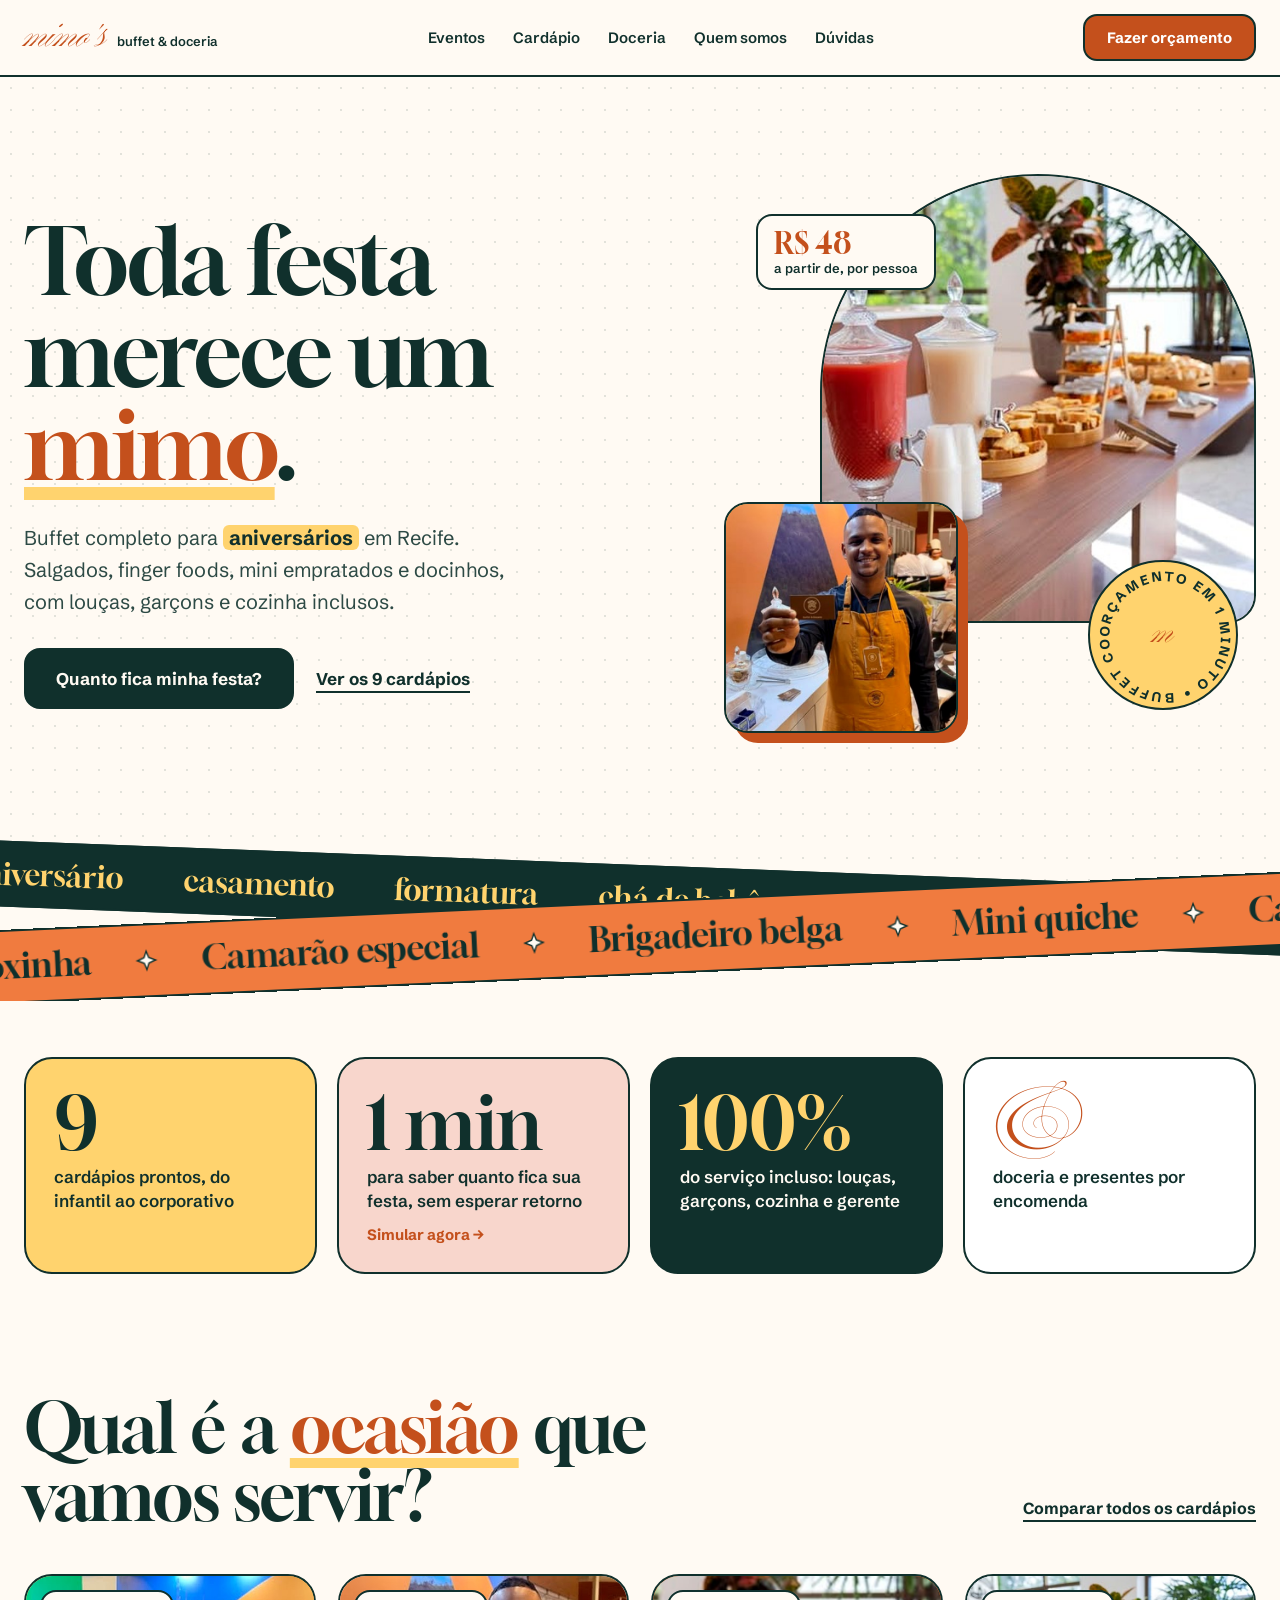
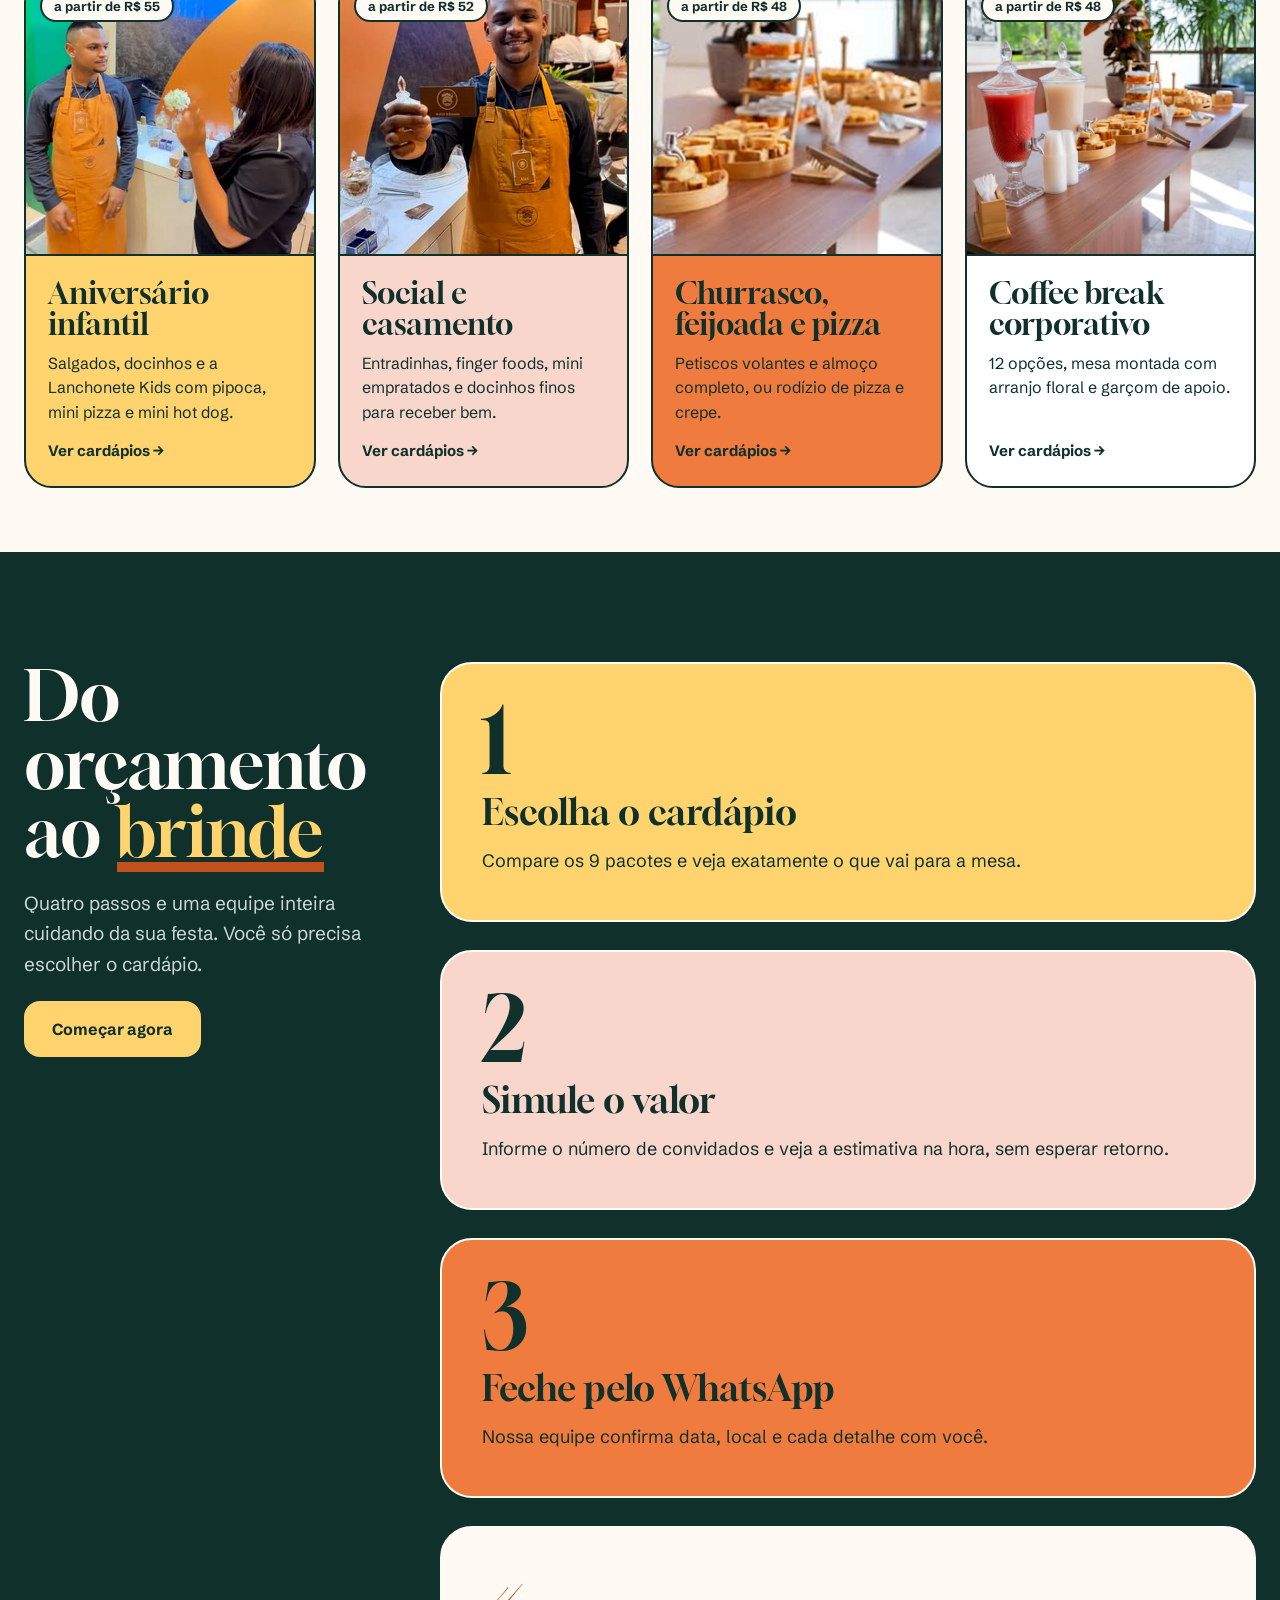
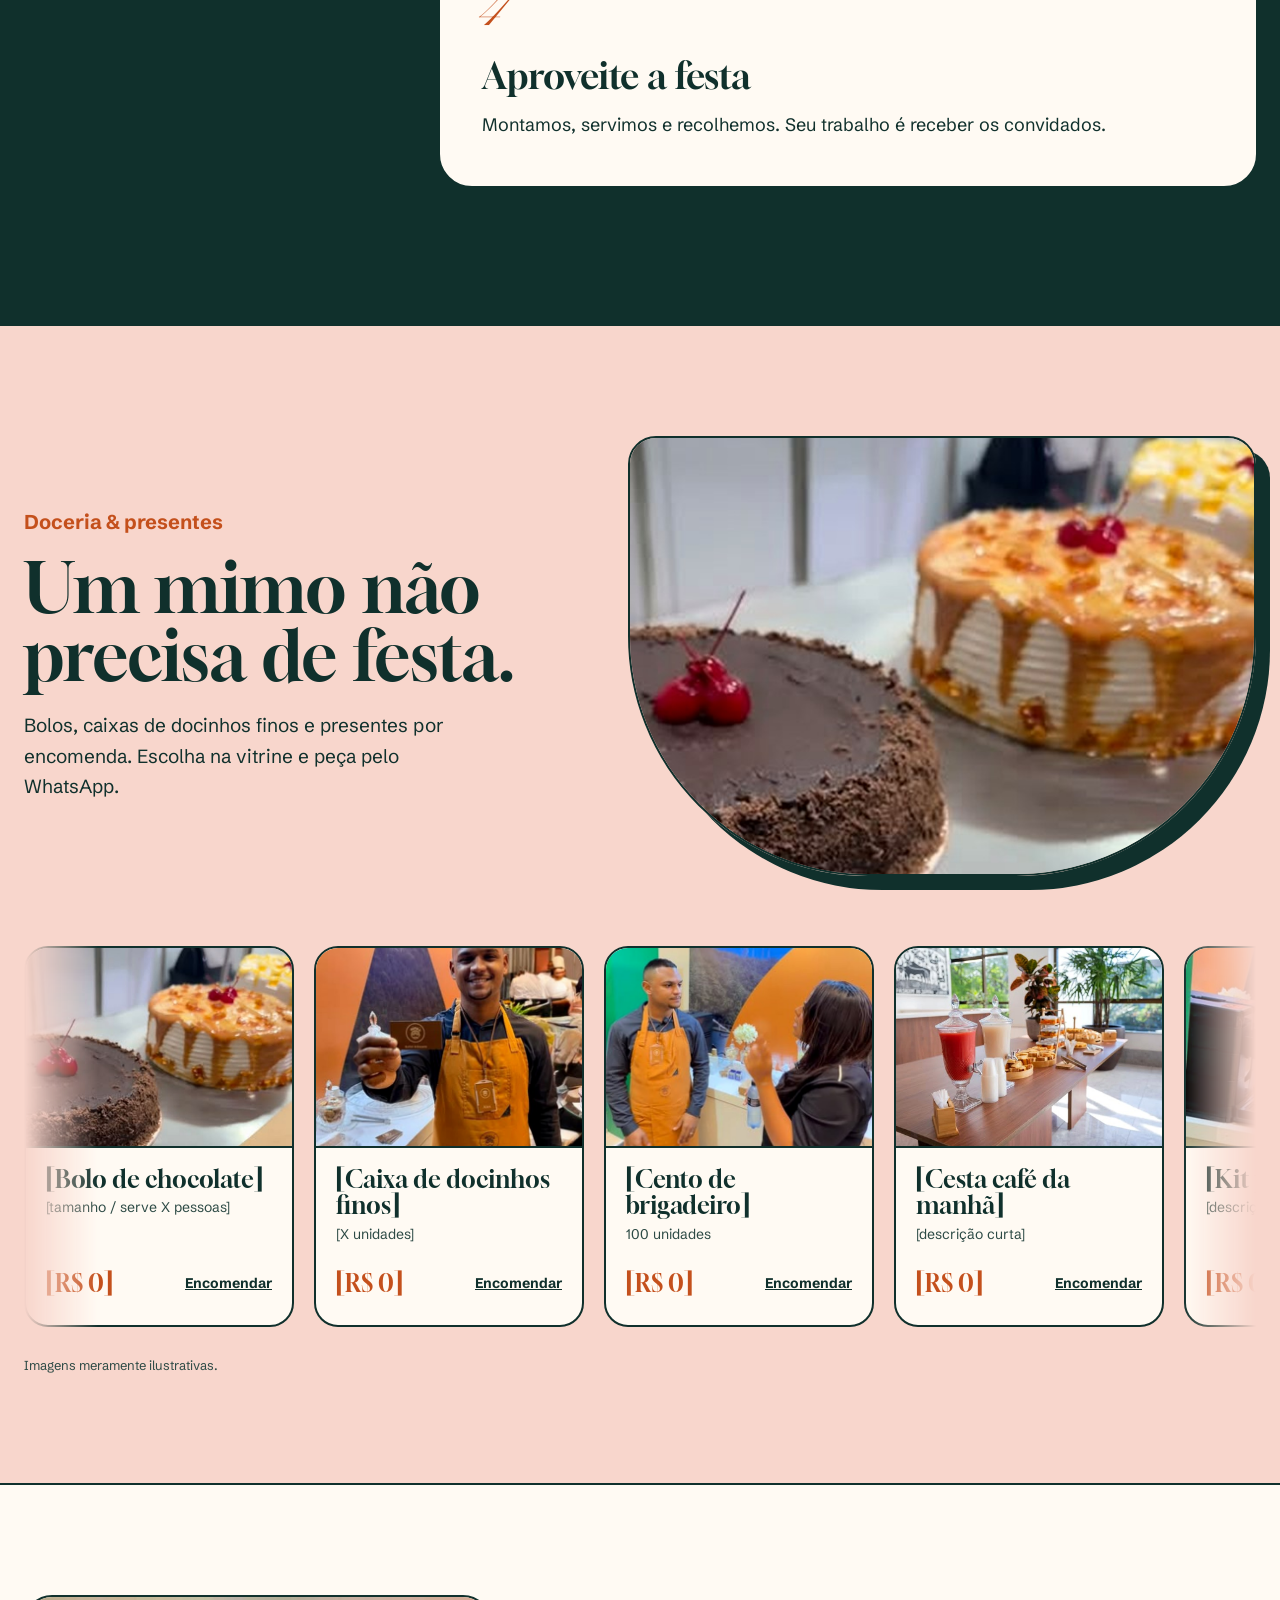
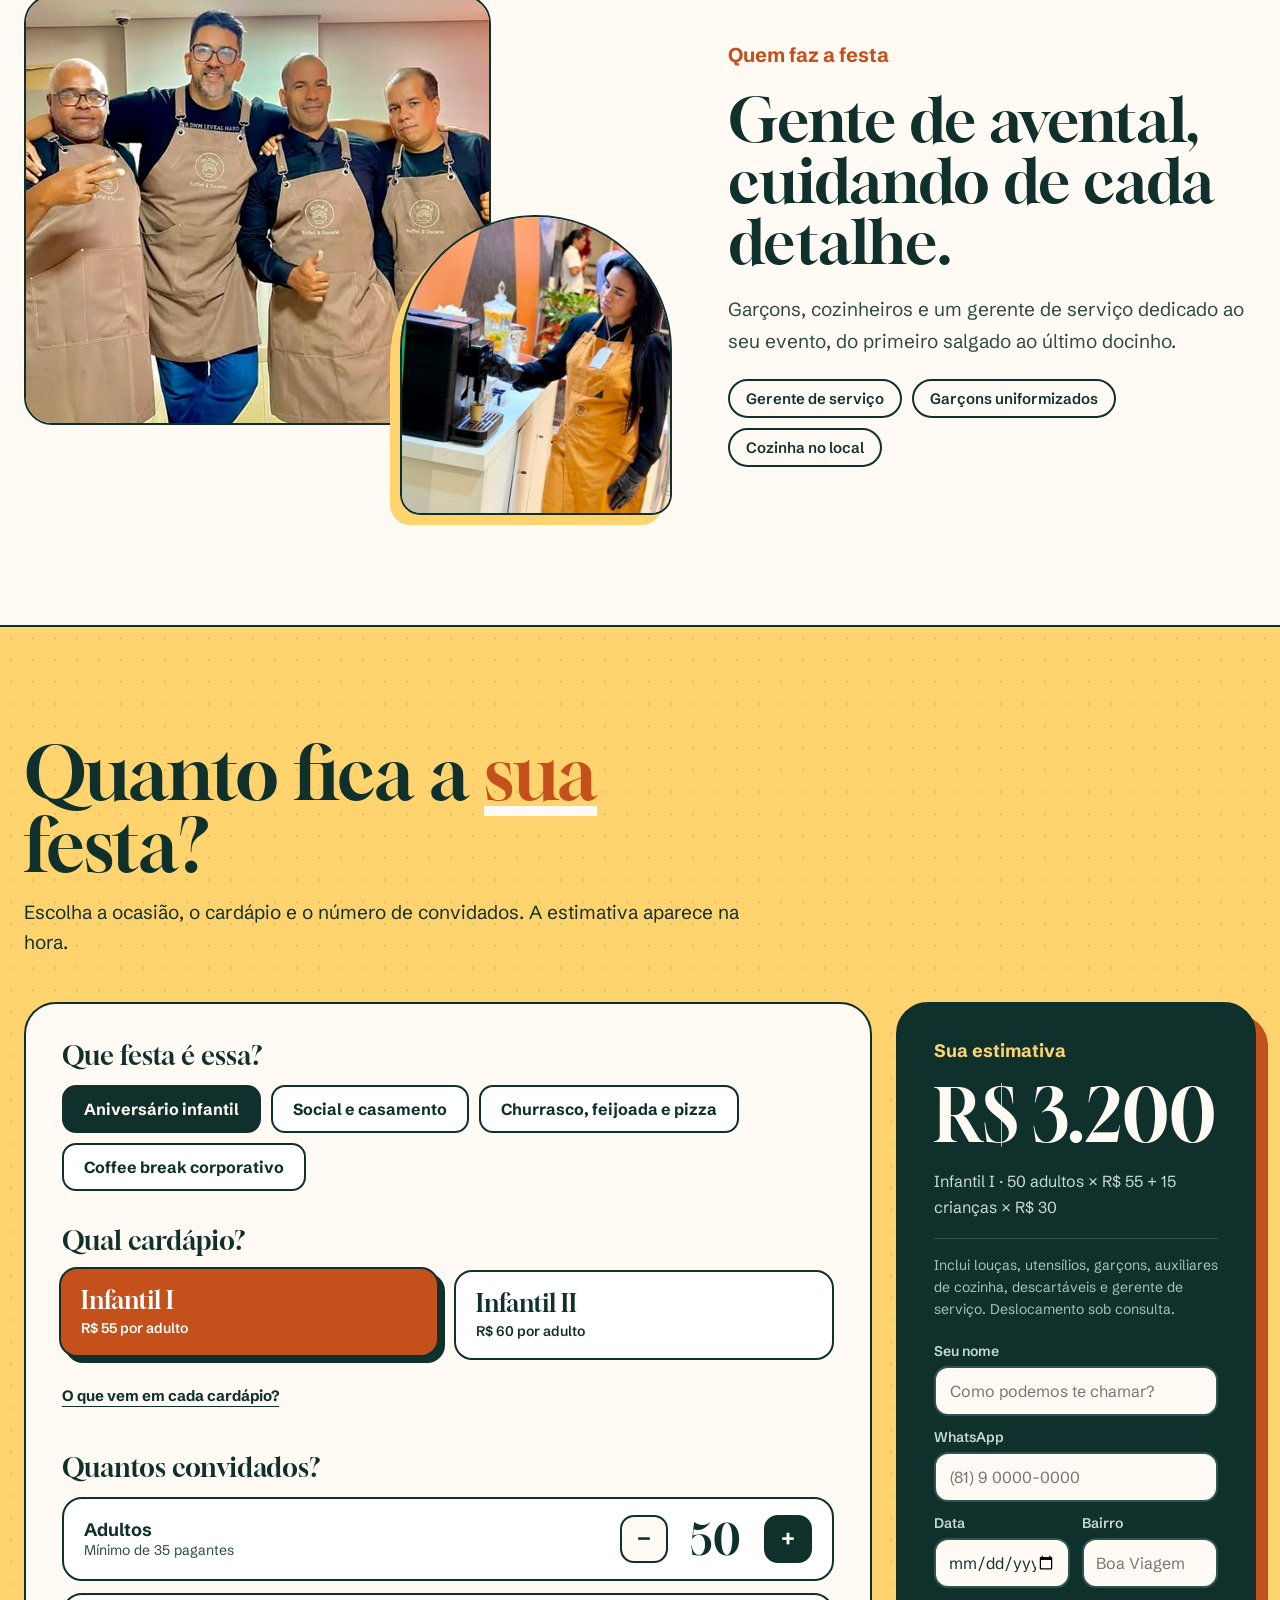
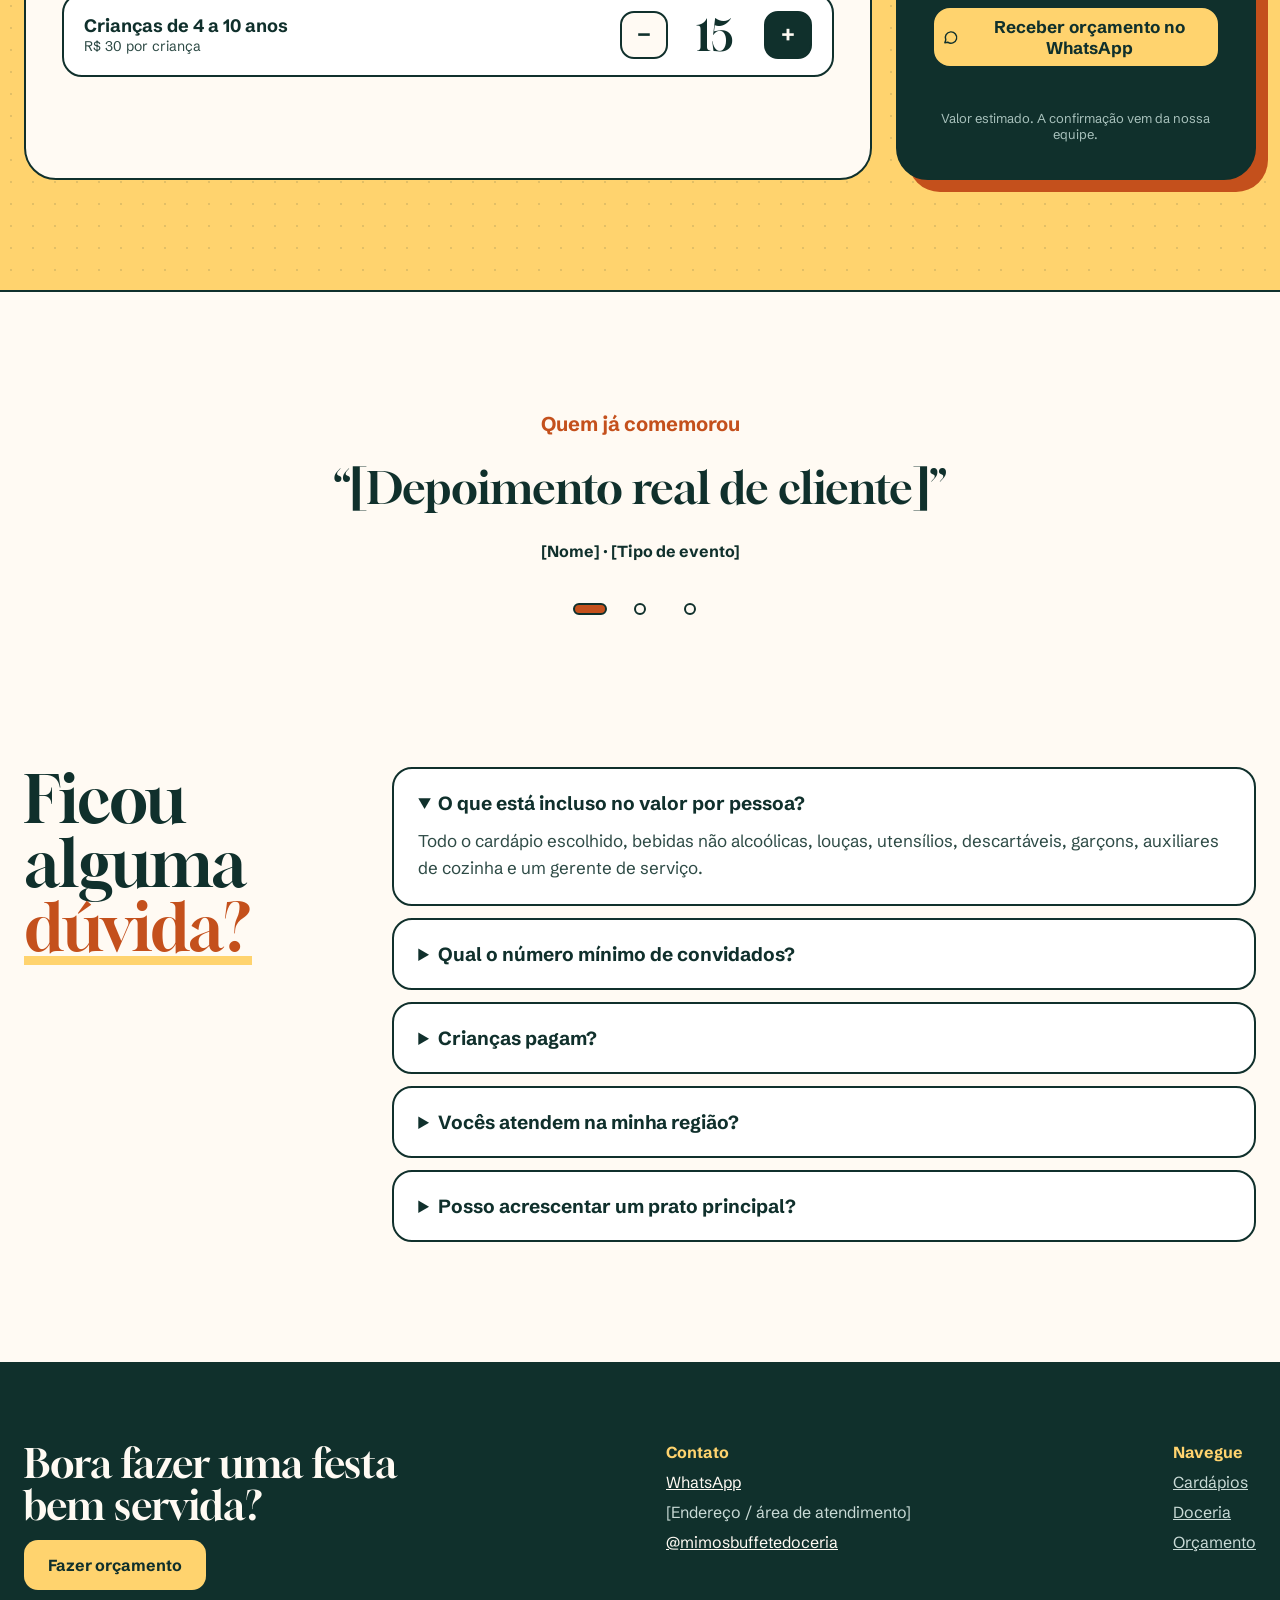
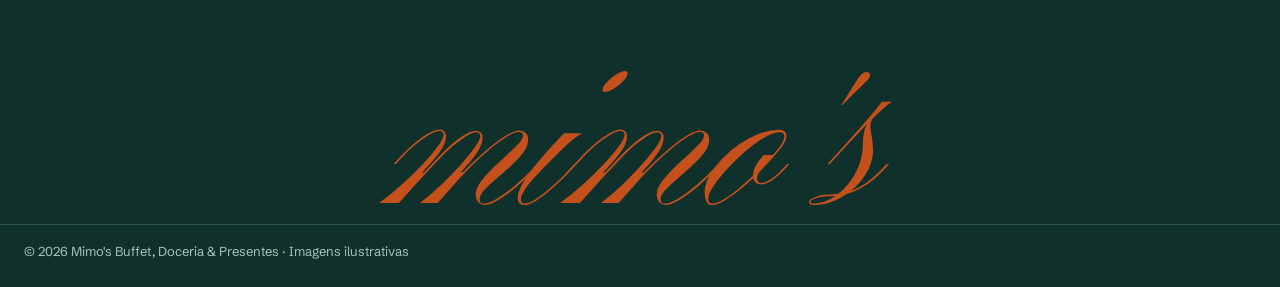
<file: index.html>
<!doctype html>
<html lang="pt-BR">
<head>
<meta charset="utf-8">
<meta name="viewport" content="width=device-width, initial-scale=1">
<title>Mimo's Buffet &amp; Doceria | Buffet completo para festas em Recife</title>
<meta name="description" content="Buffet completo para aniversários, casamentos, chás de bebê e eventos corporativos em Recife. 9 cardápios a partir de R$ 48 por pessoa, com louças, garçons e cozinha inclusos. Simule seu orçamento em 1 minuto.">
<meta property="og:title" content="Mimo's Buffet &amp; Doceria">
<meta property="og:description" content="Buffet completo para festas em Recife. Simule seu orçamento em 1 minuto.">
<meta property="og:image" content="img/mesa.jpg">
<meta property="og:type" content="website">
<meta name="theme-color" content="#10302C">
<link rel="preconnect" href="https://fonts.googleapis.com">
<link rel="preconnect" href="https://fonts.gstatic.com" crossorigin>
<link href="https://fonts.googleapis.com/css2?family=Gloock&amp;family=Ballet:opsz@16..72&amp;family=Schibsted+Grotesk:wght@400;500;600;700&amp;display=swap" rel="stylesheet">
<link rel="stylesheet" href="assets/site.css">
</head>
<body>
<div style="width: 100%; overflow-x: clip">

<header style="position: sticky; top: 0; z-index: 20; background: #FFFAF3; border-bottom: 2px solid #10302C">
<div class="m-hdr" style="max-width: 1280px; margin: 0 auto; padding: 14px 24px; display: flex; flex-wrap: wrap; align-items: center; justify-content: space-between; gap: 16px">
<a href="#topo" aria-label="Mimo's — início" style="text-decoration: none; display: flex; align-items: baseline; gap: 10px">
<span style="font-family: 'Ballet', cursive; font-size: 44px; line-height: 1; color: #C4501C">mimo's</span>
<span class="m-hide" style="font-size: 13px; font-weight: 600; color: #10302C">buffet &amp; doceria</span>
</a>
<nav class="m-hide" aria-label="Principal" style="display: flex; flex-wrap: wrap; gap: 28px; font-size: 15px; font-weight: 600">
<a href="#eventos" style="color: #10302C; text-decoration: none">Eventos</a>
<a href="cardapio.html" style="color: #10302C; text-decoration: none">Cardápio</a>
<a href="#doceria" style="color: #10302C; text-decoration: none">Doceria</a>
<a href="#equipe" style="color: #10302C; text-decoration: none">Quem somos</a>
<a href="#duvidas" style="color: #10302C; text-decoration: none">Dúvidas</a>
</nav>
<a class="btn" href="#orcamento" style="background: #C4501C; color: #FFFFFF; text-decoration: none; font-weight: 700; font-size: 15px; padding: 12px 22px; border: 2px solid #10302C; border-radius: 14px; min-height: 46px; display: inline-flex; align-items: center">Fazer orçamento</a>
</div>
</header>

<main>
<section id="topo" class="dots" style="position: relative; overflow: hidden">
<div class="m-hero" style="max-width: 1280px; margin: 0 auto; padding: clamp(32px, 7vh, 72px) 24px clamp(84px, 13vh, 120px); min-height: calc(100svh - 76px); display: flex; flex-wrap: wrap; gap: 48px; align-items: center; align-content: center">
<div style="flex: 1 1 560px; min-width: 0; display: flex; flex-direction: column; gap: 30px">
<h1 class="rise" style="margin: 0; font-family: 'Gloock', serif; font-weight: 400; font-size: clamp(48px, min(7.2vw, 10.5vh), 96px); line-height: 1; letter-spacing: -0.02em">Toda festa merece um <span style="color: #C4501C; text-decoration: underline; text-decoration-color: #FFD36E; text-decoration-thickness: 0.14em; text-underline-offset: 0.08em; text-decoration-skip-ink: none">mimo</span>.
</h1>
<p class="rise d1" style="margin: 0; font-size: 20px; line-height: 1.6; color: #2D4A45; max-width: 520px">Buffet completo para <span class="word" id="word">aniversários</span> em Recife. Salgados, finger foods, mini empratados e docinhos, com louças, garçons e cozinha inclusos.</p>
<div class="rise d2" style="display: flex; flex-wrap: wrap; gap: 14px; align-items: center">
<a class="btn" href="#orcamento" style="background: #10302C; color: #FFFAF3; text-decoration: none; font-weight: 700; font-size: 17px; padding: 18px 30px; border: 2px solid #10302C; border-radius: 16px; min-height: 56px; display: inline-flex; align-items: center">Quanto fica minha festa?</a>
<a href="cardapio.html" style="color: #10302C; font-weight: 700; font-size: 17px; text-decoration-thickness: 2px; text-underline-offset: 6px; min-height: 44px; display: inline-flex; align-items: center; padding: 0 8px">Ver os 9 cardápios</a>
</div>
</div>

<div class="rise d2 m-hvis" style="flex: 1 1 440px; min-width: 0; position: relative; height: clamp(420px, 64vh, 600px)">
<div class="px m-arch" style="position: absolute; right: 0; top: 0; width: 82%; height: 78%; border-radius: 220px 220px 28px 28px; overflow: hidden; border: 2px solid #10302C; background: #F8D6CC">
<img class="slide on" src="img/mesa.jpg" alt="Mesa de coffee break montada pelo Mimo's">
<img class="slide" src="img/bolos.jpg" alt="Bolos da doceria Mimo's" loading="lazy">
<img class="slide" src="img/petiscos.jpg" alt="Mesa com petiscos e bolos fatiados" loading="lazy">
<img class="slide" src="img/atendimento.jpg" alt="Equipe servindo doces em evento" loading="lazy" style="object-position: 50% 18%">
</div>
<div class="pxs m-small" style="position: absolute; left: 0; bottom: 3%; width: 44%; height: 40%; border-radius: 24px; overflow: hidden; border: 2px solid #10302C; box-shadow: 10px 10px 0 #C4501C; background: #FFD36E">
<img src="img/servico.jpg" alt="Garçom do Mimo's apresentando um doce" style="width: 100%; height: 100%; object-fit: cover; display: block">
</div>
<div class="m-badge" style="position: absolute; right: 18px; bottom: 40px; width: 150px; height: 150px; background: #FFD36E; border: 2px solid #10302C; border-radius: 999px; display: flex; align-items: center; justify-content: center">
<svg class="spin" aria-hidden="true" width="150" height="150" viewBox="0 0 150 150" style="position: absolute; inset: 0"><defs><path id="circ" d="M75,75 m-56,0 a56,56 0 1,1 112,0 a56,56 0 1,1 -112,0"/></defs><text font-family="Schibsted Grotesk, sans-serif" font-size="13.5" font-weight="700" letter-spacing="2.4" fill="#10302C"><textPath href="#circ">ORÇAMENTO EM 1 MINUTO • BUFFET COMPLETO • </textPath></text></svg>
<span style="font-family: 'Ballet', cursive; font-size: 40px; color: #C4501C; position: relative">m</span>
</div>
<div class="float m-float" style="position: absolute; left: 6%; top: 40px; background: #FFFAF3; border: 2px solid #10302C; border-radius: 16px; padding: 12px 16px; display: flex; flex-direction: column; gap: 2px">
<span style="font-family: 'Gloock', serif; font-size: 30px; line-height: 1; color: #C4501C">R$ 48</span>
<span style="font-size: 13px; font-weight: 600">a partir de, por pessoa</span>
</div>
</div>
</div>
</section>

<div aria-hidden="true" style="position: relative; height: 170px; margin-top: -70px; overflow: hidden">
<div style="position: absolute; left: -5%; right: -5%; top: 34px; background: #10302C; transform: rotate(2.2deg); padding: 16px 0; border-top: 2px solid #10302C; border-bottom: 2px solid #10302C">
<div class="mqr" id="ribbonB"></div>
</div>
<div style="position: absolute; left: -5%; right: -5%; top: 70px; background: #F07B3F; transform: rotate(-2.6deg); padding: 18px 0; border-top: 2px solid #10302C; border-bottom: 2px solid #10302C">
<div class="mq" id="ribbonA"></div>
</div>
</div>

<section aria-label="Destaques" style="max-width: 1280px; margin: 0 auto; padding: 56px 24px 24px">
<div style="display: grid; grid-template-columns: repeat(auto-fit, minmax(230px, 1fr)); gap: 20px">
<div class="rv m-numcard" style="background: #FFD36E; border: 2px solid #10302C; border-radius: 28px; padding: 28px; display: flex; flex-direction: column; gap: 6px"><span style="font-family: 'Gloock', serif; font-size: clamp(44px, 6vw, 72px); line-height: 1">9</span><span style="font-size: 17px; font-weight: 600; line-height: 1.4">cardápios prontos, do infantil ao corporativo</span></div>
<a class="rv card m-numcard" href="#orcamento" style="text-decoration: none; color: #10302C; background: #F8D6CC; border: 2px solid #10302C; border-radius: 28px; padding: 28px; display: flex; flex-direction: column; gap: 6px"><span style="font-family: 'Gloock', serif; font-size: clamp(44px, 6vw, 72px); line-height: 1">1 min</span><span style="font-size: 17px; font-weight: 600; line-height: 1.4">para saber quanto fica sua festa, sem esperar retorno</span><span style="font-size: 15px; font-weight: 700; color: #C4501C; margin-top: 6px">Simular agora →</span></a>
<div class="rv m-numcard" style="background: #10302C; color: #FFFAF3; border: 2px solid #10302C; border-radius: 28px; padding: 28px; display: flex; flex-direction: column; gap: 6px"><span style="font-family: 'Gloock', serif; font-size: clamp(44px, 6vw, 72px); line-height: 1; color: #FFD36E">100%</span><span style="font-size: 17px; font-weight: 600; line-height: 1.4">do serviço incluso: louças, garçons, cozinha e gerente</span></div>
<div class="rv m-numcard" style="background: #FFFFFF; border: 2px solid #10302C; border-radius: 28px; padding: 28px; display: flex; flex-direction: column; gap: 6px"><span style="font-family: 'Ballet', cursive; font-size: clamp(44px, 6vw, 72px); line-height: 1; color: #C4501C">&amp;</span><span style="font-size: 17px; font-weight: 600; line-height: 1.4">doceria e presentes por encomenda</span></div>
</div>
</section>

<section id="eventos" class="m-sec" style="max-width: 1280px; margin: 0 auto; padding: 96px 24px 64px">
<div class="rv m-mb" style="display: flex; flex-wrap: wrap; justify-content: space-between; align-items: flex-end; gap: 24px; margin-bottom: 44px">
<h2 style="margin: 0; font-family: 'Gloock', serif; font-weight: 400; font-size: clamp(40px, 6vw, 68px); line-height: 1; letter-spacing: -0.015em; max-width: 760px">Qual é a <span style="color: #C4501C; text-decoration: underline; text-decoration-color: #FFD36E; text-decoration-thickness: 0.14em; text-underline-offset: 0.08em; text-decoration-skip-ink: none">ocasião</span> que vamos servir?</h2>
<a href="cardapio.html" style="color: #10302C; font-weight: 700; font-size: 16px; text-underline-offset: 6px; text-decoration-thickness: 2px; min-height: 44px; display: inline-flex; align-items: center">Comparar todos os cardápios</a>
</div>
<div style="display: grid; grid-template-columns: repeat(auto-fit, minmax(min(100%, 270px), 1fr)); gap: 22px">
<a class="card rv" href="cardapio.html#infantil" style="text-decoration: none; color: #10302C; background: #FFD36E; border: 2px solid #10302C; border-radius: 28px; overflow: hidden; display: flex; flex-direction: column">
<div style="height: 280px; overflow: hidden; border-bottom: 2px solid #10302C; position: relative"><img src="img/atendimento.jpg" alt="Equipe servindo doces" loading="lazy" style="width: 100%; height: 100%; object-fit: cover; display: block"><span style="position: absolute; left: 14px; top: 14px; background: #FFFAF3; border: 2px solid #10302C; border-radius: 999px; padding: 6px 12px; font-size: 13px; font-weight: 700">a partir de R$ 55</span></div>
<div style="padding: 22px 22px 26px; display: flex; flex-direction: column; gap: 10px; flex-grow: 1"><h3 style="margin: 0; font-family: 'Gloock', serif; font-weight: 400; font-size: 30px; line-height: 1.05">Aniversário infantil</h3><p style="margin: 0; font-size: 16px; line-height: 1.55; flex-grow: 1">Salgados, docinhos e a Lanchonete Kids com pipoca, mini pizza e mini hot dog.</p><span style="font-weight: 700; font-size: 15px; margin-top: 6px">Ver cardápios →</span></div>
</a>
<a class="card rv" href="cardapio.html#social" style="text-decoration: none; color: #10302C; background: #F8D6CC; border: 2px solid #10302C; border-radius: 28px; overflow: hidden; display: flex; flex-direction: column">
<div style="height: 280px; overflow: hidden; border-bottom: 2px solid #10302C; position: relative"><img src="img/servico.jpg" alt="Garçom apresentando doce fino" loading="lazy" style="width: 100%; height: 100%; object-fit: cover; display: block"><span style="position: absolute; left: 14px; top: 14px; background: #FFFAF3; border: 2px solid #10302C; border-radius: 999px; padding: 6px 12px; font-size: 13px; font-weight: 700">a partir de R$ 52</span></div>
<div style="padding: 22px 22px 26px; display: flex; flex-direction: column; gap: 10px; flex-grow: 1"><h3 style="margin: 0; font-family: 'Gloock', serif; font-weight: 400; font-size: 30px; line-height: 1.05">Social e casamento</h3><p style="margin: 0; font-size: 16px; line-height: 1.55; flex-grow: 1">Entradinhas, finger foods, mini empratados e docinhos finos para receber bem.</p><span style="font-weight: 700; font-size: 15px; margin-top: 6px">Ver cardápios →</span></div>
</a>
<a class="card rv" href="cardapio.html#tematico" style="text-decoration: none; color: #10302C; background: #F07B3F; border: 2px solid #10302C; border-radius: 28px; overflow: hidden; display: flex; flex-direction: column">
<div style="height: 280px; overflow: hidden; border-bottom: 2px solid #10302C; position: relative"><img src="img/petiscos.jpg" alt="Mesa de petiscos montada" loading="lazy" style="width: 100%; height: 100%; object-fit: cover; display: block"><span style="position: absolute; left: 14px; top: 14px; background: #FFFAF3; border: 2px solid #10302C; border-radius: 999px; padding: 6px 12px; font-size: 13px; font-weight: 700">a partir de R$ 48</span></div>
<div style="padding: 22px 22px 26px; display: flex; flex-direction: column; gap: 10px; flex-grow: 1"><h3 style="margin: 0; font-family: 'Gloock', serif; font-weight: 400; font-size: 30px; line-height: 1.05">Churrasco, feijoada e pizza</h3><p style="margin: 0; font-size: 16px; line-height: 1.55; flex-grow: 1">Petiscos volantes e almoço completo, ou rodízio de pizza e crepe.</p><span style="font-weight: 700; font-size: 15px; margin-top: 6px">Ver cardápios →</span></div>
</a>
<a class="card rv" href="cardapio.html#corporativo" style="text-decoration: none; color: #10302C; background: #FFFFFF; border: 2px solid #10302C; border-radius: 28px; overflow: hidden; display: flex; flex-direction: column">
<div style="height: 280px; overflow: hidden; border-bottom: 2px solid #10302C; position: relative"><img src="img/mesa.jpg" alt="Mesa de coffee break" loading="lazy" style="width: 100%; height: 100%; object-fit: cover; display: block"><span style="position: absolute; left: 14px; top: 14px; background: #FFFAF3; border: 2px solid #10302C; border-radius: 999px; padding: 6px 12px; font-size: 13px; font-weight: 700">a partir de R$ 48</span></div>
<div style="padding: 22px 22px 26px; display: flex; flex-direction: column; gap: 10px; flex-grow: 1"><h3 style="margin: 0; font-family: 'Gloock', serif; font-weight: 400; font-size: 30px; line-height: 1.05">Coffee break corporativo</h3><p style="margin: 0; font-size: 16px; line-height: 1.55; flex-grow: 1">12 opções, mesa montada com arranjo floral e garçom de apoio.</p><span style="font-weight: 700; font-size: 15px; margin-top: 6px">Ver cardápios →</span></div>
</a>
</div>
</section>

<section id="como-funciona" style="background: #10302C; color: #FFFAF3">
<div class="m-sec" style="max-width: 1280px; margin: 0 auto; padding: 110px 24px 140px; display: flex; flex-wrap: wrap; gap: 56px; align-items: flex-start">
<div class="m-stickyoff" style="flex: 1 1 360px; min-width: 0; position: sticky; top: 120px; display: flex; flex-direction: column; gap: 22px">
<h2 style="margin: 0; font-family: 'Gloock', serif; font-weight: 400; font-size: clamp(40px, 6vw, 68px); line-height: 1">Do orçamento ao <span style="color: #FFD36E; text-decoration: underline; text-decoration-color: #C4501C; text-decoration-thickness: 0.14em; text-underline-offset: 0.08em; text-decoration-skip-ink: none">brinde</span></h2>
<p style="margin: 0; font-size: 19px; line-height: 1.6; color: #C9DAD6; max-width: 420px">Quatro passos e uma equipe inteira cuidando da sua festa. Você só precisa escolher o cardápio.</p>
<a class="btn" href="#orcamento" style="align-self: flex-start; background: #FFD36E; color: #10302C; text-decoration: none; font-weight: 700; font-size: 16px; padding: 16px 26px; border: 2px solid #FFD36E; border-radius: 16px; min-height: 52px; display: inline-flex; align-items: center">Começar agora</a>
</div>
<ol class="m-steps" style="flex: 999 1 520px; min-width: 0; list-style: none; margin: 0; padding: 0; display: flex; flex-direction: column; gap: 28px">
<li style="position: sticky; top: 110px; background: #FFD36E; color: #10302C; border: 2px solid #FFFAF3; border-radius: 32px; padding: 40px; min-height: 260px; display: flex; flex-direction: column; gap: 14px"><span style="font-family: 'Gloock', serif; font-size: 90px; line-height: 0.8">1</span><strong style="font-family: 'Gloock', serif; font-weight: 400; font-size: 36px">Escolha o cardápio</strong><span style="font-size: 18px; line-height: 1.55">Compare os 9 pacotes e veja exatamente o que vai para a mesa.</span></li>
<li style="position: sticky; top: 140px; background: #F8D6CC; color: #10302C; border: 2px solid #FFFAF3; border-radius: 32px; padding: 40px; min-height: 260px; display: flex; flex-direction: column; gap: 14px"><span style="font-family: 'Gloock', serif; font-size: 90px; line-height: 0.8">2</span><strong style="font-family: 'Gloock', serif; font-weight: 400; font-size: 36px">Simule o valor</strong><span style="font-size: 18px; line-height: 1.55">Informe o número de convidados e veja a estimativa na hora, sem esperar retorno.</span></li>
<li style="position: sticky; top: 170px; background: #F07B3F; color: #10302C; border: 2px solid #FFFAF3; border-radius: 32px; padding: 40px; min-height: 260px; display: flex; flex-direction: column; gap: 14px"><span style="font-family: 'Gloock', serif; font-size: 90px; line-height: 0.8">3</span><strong style="font-family: 'Gloock', serif; font-weight: 400; font-size: 36px">Feche pelo WhatsApp</strong><span style="font-size: 18px; line-height: 1.55">Nossa equipe confirma data, local e cada detalhe com você.</span></li>
<li style="position: sticky; top: 200px; background: #FFFAF3; color: #10302C; border: 2px solid #FFFAF3; border-radius: 32px; padding: 40px; min-height: 260px; display: flex; flex-direction: column; gap: 14px"><span style="font-family: 'Ballet', cursive; font-size: 90px; line-height: 0.8; color: #C4501C">4</span><strong style="font-family: 'Gloock', serif; font-weight: 400; font-size: 36px">Aproveite a festa</strong><span style="font-size: 18px; line-height: 1.55">Montamos, servimos e recolhemos. Seu trabalho é receber os convidados.</span></li>
</ol>
</div>
</section>

<section id="doceria" style="background: #F8D6CC; border-bottom: 2px solid #10302C">
<div class="m-sec" style="max-width: 1280px; margin: 0 auto; padding: 110px 24px">
<div class="m-mb" style="display: flex; flex-wrap: wrap; gap: 56px; align-items: center; margin-bottom: 56px">
<div class="rv" style="flex: 1 1 380px; min-width: 0; display: flex; flex-direction: column; gap: 20px">
<span style="font-size: 20px; font-weight: 700; line-height: 1.2; color: #C4501C">Doceria &amp; presentes</span>
<h2 style="margin: 0; font-family: 'Gloock', serif; font-weight: 400; font-size: clamp(40px, 6vw, 68px); line-height: 1">Um mimo não precisa de festa.</h2>
<p style="margin: 0; font-size: 19px; line-height: 1.6; max-width: 460px">Bolos, caixas de docinhos finos e presentes por encomenda. Escolha na vitrine e peça pelo WhatsApp.</p>
</div>
<div class="m-arch2" style="flex: 1 1 460px; min-width: 0; height: 440px; border-radius: 28px 28px 240px 240px; overflow: hidden; border: 2px solid #10302C; box-shadow: 14px 14px 0 #10302C">
<img class="grow" src="img/bolos.jpg" alt="Bolo de chocolate com cereja e bolo de doce de leite" loading="lazy" style="width: 100%; height: 100%; object-fit: cover; display: block">
</div>
</div>
<div class="slwrap" aria-label="Vitrine da doceria" style="padding: 14px 0 22px">
<div class="sl" id="sweets"></div>
</div>
<p style="margin: 8px 0 0; font-size: 13px; color: #2D4A45">Imagens meramente ilustrativas.</p>
</div>
</section>

<section id="equipe" class="m-sec" style="max-width: 1280px; margin: 0 auto; padding: 110px 24px">
<div style="display: flex; flex-wrap: wrap; gap: 56px; align-items: center">
<div class="m-vis2" style="flex: 1 1 520px; min-width: 0; position: relative; height: 520px">
<div class="px" style="position: absolute; left: 0; top: 0; width: 72%; height: 430px; border-radius: 28px; overflow: hidden; border: 2px solid #10302C"><img src="img/equipe.jpg" alt="Equipe do Mimo's de avental" loading="lazy" style="width: 100%; height: 100%; object-fit: cover; display: block"></div>
<div class="pxs" style="position: absolute; right: 0; bottom: 0; width: 42%; height: 300px; border-radius: 160px 160px 24px 24px; overflow: hidden; border: 2px solid #10302C; box-shadow: -10px 10px 0 #FFD36E"><img src="img/cafe.jpg" alt="Atendente preparando café" loading="lazy" style="width: 100%; height: 100%; object-fit: cover; display: block"></div>
</div>
<div class="rv" style="flex: 1 1 400px; min-width: 0; display: flex; flex-direction: column; gap: 22px">
<span style="font-size: 20px; font-weight: 700; line-height: 1.2; color: #C4501C">Quem faz a festa</span>
<h2 style="margin: 0; font-family: 'Gloock', serif; font-weight: 400; font-size: clamp(38px, 5vw, 60px); line-height: 1.02">Gente de avental, cuidando de cada detalhe.</h2>
<p style="margin: 0; font-size: 19px; line-height: 1.65; color: #2D4A45">Garçons, cozinheiros e um gerente de serviço dedicado ao seu evento, do primeiro salgado ao último docinho.</p>
<div style="display: flex; flex-wrap: wrap; gap: 10px">
<span style="border: 2px solid #10302C; border-radius: 999px; padding: 8px 16px; font-weight: 600; font-size: 15px">Gerente de serviço</span>
<span style="border: 2px solid #10302C; border-radius: 999px; padding: 8px 16px; font-weight: 600; font-size: 15px">Garçons uniformizados</span>
<span style="border: 2px solid #10302C; border-radius: 999px; padding: 8px 16px; font-weight: 600; font-size: 15px">Cozinha no local</span>
</div>
</div>
</div>
</section>

<section id="orcamento" class="dots" style="background-color: #FFD36E; border-top: 2px solid #10302C; border-bottom: 2px solid #10302C">
<div class="m-sec" style="max-width: 1280px; margin: 0 auto; padding: 110px 24px">
<div class="rv m-mb" style="display: flex; flex-direction: column; gap: 16px; margin-bottom: 44px; max-width: 760px">
<h2 style="margin: 0; font-family: 'Gloock', serif; font-weight: 400; font-size: clamp(44px, 6vw, 72px); line-height: 1">Quanto fica a <span style="color: #C4501C; text-decoration: underline; text-decoration-color: #FFFAF3; text-decoration-thickness: 0.14em; text-underline-offset: 0.08em; text-decoration-skip-ink: none">sua</span> festa?</h2>
<p style="margin: 0; font-size: 19px; line-height: 1.6">Escolha a ocasião, o cardápio e o número de convidados. A estimativa aparece na hora.</p>
</div>

<div style="display: flex; flex-wrap: wrap; gap: 24px; align-items: stretch">
<div class="m-box" style="flex: 999 1 560px; min-width: 0; background: #FFFAF3; border: 2px solid #10302C; border-radius: 32px; padding: 36px; display: flex; flex-direction: column; gap: 34px">
<fieldset style="border: 0; margin: 0; padding: 0; display: flex; flex-direction: column; gap: 12px">
<legend style="font-family: 'Gloock', serif; font-size: 26px; padding: 0; margin-bottom: 14px">Que festa é essa?</legend>
<div id="catChips" style="display: flex; flex-wrap: wrap; gap: 10px"></div>
</fieldset>
<fieldset style="border: 0; margin: 0; padding: 0; display: flex; flex-direction: column; gap: 14px">
<legend style="font-family: 'Gloock', serif; font-size: 26px; padding: 0; margin-bottom: 14px">Qual cardápio?</legend>
<div id="pkgChips" style="display: grid; grid-template-columns: repeat(auto-fit, minmax(170px, 1fr)); gap: 12px"></div>
<a href="cardapio.html" style="font-size: 15px; font-weight: 700; color: #10302C; text-underline-offset: 5px; align-self: flex-start; min-height: 44px; display: inline-flex; align-items: center">O que vem em cada cardápio?</a>
</fieldset>
<fieldset style="border: 0; margin: 0; padding: 0; display: flex; flex-direction: column; gap: 12px">
<legend style="font-family: 'Gloock', serif; font-size: 26px; padding: 0; margin-bottom: 14px">Quantos convidados?</legend>
<div style="display: flex; flex-wrap: wrap; justify-content: space-between; align-items: center; gap: 12px; padding: 16px 20px; background: #FFFFFF; border: 2px solid #10302C; border-radius: 20px">
<div><div style="font-size: 18px; font-weight: 700">Adultos</div><div style="font-size: 14px; color: #2D4A45">Mínimo de 35 pagantes</div></div>
<div style="display: flex; align-items: center; gap: 16px">
<button class="btn" type="button" aria-label="Menos 5 adultos" data-step="adults:-5" style="width: 48px; height: 48px; border-radius: 14px; border: 2px solid #10302C; background: #FFFAF3; font-size: 22px; font-weight: 700; color: #10302C; cursor: pointer">−</button>
<span id="adults" aria-live="polite" style="font-family: 'Gloock', serif; font-size: 42px; min-width: 64px; text-align: center; line-height: 1">50</span>
<button class="btn" type="button" aria-label="Mais 5 adultos" data-step="adults:5" style="width: 48px; height: 48px; border-radius: 14px; border: 2px solid #10302C; background: #10302C; font-size: 22px; font-weight: 700; color: #FFFAF3; cursor: pointer">+</button>
</div>
</div>
<div id="kidsRow" style="display: flex; flex-wrap: wrap; justify-content: space-between; align-items: center; gap: 12px; padding: 16px 20px; background: #FFFFFF; border: 2px solid #10302C; border-radius: 20px">
<div><div style="font-size: 18px; font-weight: 700">Crianças de 4 a 10 anos</div><div style="font-size: 14px; color: #2D4A45"><span id="kidPrice">R$ 30</span> por criança</div></div>
<div style="display: flex; align-items: center; gap: 16px">
<button class="btn" type="button" aria-label="Menos 1 criança" data-step="kids:-1" style="width: 48px; height: 48px; border-radius: 14px; border: 2px solid #10302C; background: #FFFAF3; font-size: 22px; font-weight: 700; color: #10302C; cursor: pointer">−</button>
<span id="kids" aria-live="polite" style="font-family: 'Gloock', serif; font-size: 42px; min-width: 64px; text-align: center; line-height: 1">15</span>
<button class="btn" type="button" aria-label="Mais 1 criança" data-step="kids:1" style="width: 48px; height: 48px; border-radius: 14px; border: 2px solid #10302C; background: #10302C; font-size: 22px; font-weight: 700; color: #FFFAF3; cursor: pointer">+</button>
</div>
</div>
</fieldset>
</div>

<aside class="m-box" style="flex: 1 1 360px; min-width: 0; background: #10302C; color: #FFFAF3; border: 2px solid #10302C; border-radius: 32px; padding: 36px; display: flex; flex-direction: column; gap: 18px; box-shadow: 12px 12px 0 #C4501C">
<span style="font-size: 18px; font-weight: 700; line-height: 1.2; color: #FFD36E">Sua estimativa</span>
<div id="total" aria-live="polite" style="font-family: 'Gloock', serif; font-size: clamp(44px, 6vw, 72px); line-height: 1">R$ 0</div>
<div id="summary" style="font-size: 16px; color: #C9DAD6; line-height: 1.6"></div>
<div style="font-size: 14px; color: #A9C2BD; line-height: 1.55; border-top: 1px solid #2F5550; padding-top: 16px">Inclui louças, utensílios, garçons, auxiliares de cozinha, descartáveis e gerente de serviço. Deslocamento sob consulta.</div>
<form id="leadForm" novalidate style="display: flex; flex-direction: column; gap: 12px; margin-top: 4px">
<label style="display: flex; flex-direction: column; gap: 6px; font-size: 14px; font-weight: 600; color: #C9DAD6">Seu nome<input name="nome" type="text" autocomplete="name" required placeholder="Como podemos te chamar?" style="height: 50px; border-radius: 14px; border: 2px solid #2F5550; background: #FFFAF3; padding: 0 14px; font-size: 16px; font-family: inherit; color: #10302C"></label>
<label style="display: flex; flex-direction: column; gap: 6px; font-size: 14px; font-weight: 600; color: #C9DAD6">WhatsApp<input name="whats" type="tel" autocomplete="tel" inputmode="tel" required placeholder="(81) 9 0000-0000" style="height: 50px; border-radius: 14px; border: 2px solid #2F5550; background: #FFFAF3; padding: 0 14px; font-size: 16px; font-family: inherit; color: #10302C"></label>
<div class="m-daterow" style="display: flex; gap: 12px">
<label style="flex: 1 1 0; min-width: 0; display: flex; flex-direction: column; gap: 6px; font-size: 14px; font-weight: 600; color: #C9DAD6">Data<input name="data" type="date" style="height: 50px; border-radius: 14px; border: 2px solid #2F5550; background: #FFFAF3; padding: 0 12px; font-size: 16px; font-family: inherit; min-width: 0; color: #10302C"></label>
<label style="flex: 1 1 0; min-width: 0; display: flex; flex-direction: column; gap: 6px; font-size: 14px; font-weight: 600; color: #C9DAD6">Bairro<input name="bairro" type="text" placeholder="Boa Viagem" style="height: 50px; border-radius: 14px; border: 2px solid #2F5550; background: #FFFAF3; padding: 0 12px; font-size: 16px; font-family: inherit; min-width: 0; color: #10302C"></label>
</div>
<button class="btn" type="submit" style="margin-top: 8px; height: 58px; border-radius: 16px; border: 2px solid #FFD36E; background: #FFD36E; color: #10302C; font-size: 17px; font-weight: 700; cursor: pointer; display: inline-flex; align-items: center; justify-content: center; gap: 10px">
<svg aria-hidden="true" width="20" height="20" viewBox="0 0 24 24" fill="none" stroke="#10302C" stroke-width="2" stroke-linecap="round" stroke-linejoin="round"><path d="M4 20l1.3-4A8 8 0 1 1 8 19.3z"/></svg>
Receber orçamento no WhatsApp</button>
<span id="formHint" class="hint" role="status"></span>
<span style="font-size: 13px; color: #A9C2BD; text-align: center">Valor estimado. A confirmação vem da nossa equipe.</span>
</form>
</aside>
</div>
</div>
</section>

<section aria-label="Depoimentos" class="m-sec" style="max-width: 1100px; margin: 0 auto; padding: 120px 24px 96px">
<div style="display: flex; flex-direction: column; align-items: center; text-align: center; gap: 26px">
<span style="font-size: 20px; font-weight: 700; line-height: 1.2; color: #C4501C">Quem já comemorou</span>
<blockquote id="quote" style="margin: 0; font-family: 'Gloock', serif; font-size: clamp(28px, 4vw, 44px); line-height: 1.2; max-width: 900px"></blockquote>
<span id="quoteWho" style="font-size: 16px; font-weight: 700"></span>
<div id="quoteDots" role="group" aria-label="Depoimentos" style="display: flex; gap: 6px"></div>
</div>
</section>

<section id="duvidas" style="max-width: 1280px; margin: 0 auto; padding: 40px 24px 120px; display: flex; flex-wrap: wrap; gap: 48px">
<div class="rv" style="flex: 1 1 320px; min-width: 0">
<h2 style="margin: 0; font-family: 'Gloock', serif; font-weight: 400; font-size: clamp(40px, 6vw, 64px); line-height: 1">Ficou alguma <span style="color: #C4501C; text-decoration: underline; text-decoration-color: #FFD36E; text-decoration-thickness: 0.14em; text-underline-offset: 0.08em; text-decoration-skip-ink: none">dúvida?</span></h2>
</div>
<div style="flex: 999 1 560px; min-width: 0; display: flex; flex-direction: column; gap: 12px">
<details open style="background: #FFFFFF; border: 2px solid #10302C; border-radius: 20px; padding: 22px 24px"><summary style="font-size: 19px; font-weight: 700; cursor: pointer">O que está incluso no valor por pessoa?</summary><p style="margin: 12px 0 0; font-size: 17px; line-height: 1.6; color: #2D4A45">Todo o cardápio escolhido, bebidas não alcoólicas, louças, utensílios, descartáveis, garçons, auxiliares de cozinha e um gerente de serviço.</p></details>
<details style="background: #FFFFFF; border: 2px solid #10302C; border-radius: 20px; padding: 22px 24px"><summary style="font-size: 19px; font-weight: 700; cursor: pointer">Qual o número mínimo de convidados?</summary><p style="margin: 12px 0 0; font-size: 17px; line-height: 1.6; color: #2D4A45">35 adultos pagantes.</p></details>
<details style="background: #FFFFFF; border: 2px solid #10302C; border-radius: 20px; padding: 22px 24px"><summary style="font-size: 19px; font-weight: 700; cursor: pointer">Crianças pagam?</summary><p style="margin: 12px 0 0; font-size: 17px; line-height: 1.6; color: #2D4A45">Crianças de 4 a 10 anos pagam um valor reduzido, que varia conforme o cardápio.</p></details>
<details style="background: #FFFFFF; border: 2px solid #10302C; border-radius: 20px; padding: 22px 24px"><summary style="font-size: 19px; font-weight: 700; cursor: pointer">Vocês atendem na minha região?</summary><p style="margin: 12px 0 0; font-size: 17px; line-height: 1.6; color: #2D4A45">[Área de atendimento]. O deslocamento é calculado conforme o local do evento.</p></details>
<details style="background: #FFFFFF; border: 2px solid #10302C; border-radius: 20px; padding: 22px 24px"><summary style="font-size: 19px; font-weight: 700; cursor: pointer">Posso acrescentar um prato principal?</summary><p style="margin: 12px 0 0; font-size: 17px; line-height: 1.6; color: #2D4A45">Sim. Carnes, frango, massas, peixes e camarão podem ser contratados junto com um cardápio Social, servidos como prato quente ou em mesa montada.</p></details>
</div>
</section>
</main>

<a class="m-cta" href="#orcamento"><svg aria-hidden="true" width="20" height="20" viewBox="0 0 24 24" fill="none" stroke="#FFFFFF" stroke-width="2" stroke-linecap="round" stroke-linejoin="round"><path d="M4 20l1.3-4A8 8 0 1 1 8 19.3z"/></svg>Quanto fica minha festa?</a>

<footer style="background: #10302C; color: #C9DAD6; overflow: hidden">
<div style="max-width: 1280px; margin: 0 auto; padding: 80px 24px 24px; display: flex; flex-wrap: wrap; justify-content: space-between; gap: 40px">
<div style="display: flex; flex-direction: column; gap: 14px; max-width: 380px">
<span style="font-family: 'Gloock', serif; font-size: 40px; line-height: 1.05; color: #FFFAF3">Bora fazer uma festa bem servida?</span>
<a class="btn" href="#orcamento" style="align-self: flex-start; background: #FFD36E; color: #10302C; text-decoration: none; font-weight: 700; font-size: 16px; padding: 14px 24px; border-radius: 14px; min-height: 50px; display: inline-flex; align-items: center">Fazer orçamento</a>
</div>
<div style="display: flex; flex-direction: column; gap: 10px; font-size: 16px">
<strong style="color: #FFD36E">Contato</strong>
<a id="footWhats" href="#orcamento" style="color: #FFFAF3">WhatsApp</a>
<span>[Endereço / área de atendimento]</span>
<a href="https://www.instagram.com/mimosbuffetedoceria/" target="_blank" rel="noopener" style="color: #FFFAF3">@mimosbuffetedoceria</a>
</div>
<div style="display: flex; flex-direction: column; gap: 10px; font-size: 16px">
<strong style="color: #FFD36E">Navegue</strong>
<a href="cardapio.html" style="color: #C9DAD6">Cardápios</a>
<a href="#doceria" style="color: #C9DAD6">Doceria</a>
<a href="#orcamento" style="color: #C9DAD6">Orçamento</a>
</div>
</div>
<div class="m-wordmark" aria-hidden="true" style="text-align: center; font-family: 'Ballet', cursive; font-size: 300px; line-height: 0.9; color: #C4501C; margin-bottom: -60px; white-space: nowrap">mimo's</div>
<div style="position: relative; max-width: 1280px; margin: 0 auto; padding: 18px 24px 28px; border-top: 1px solid #2F5550; font-size: 13px; color: #A9C2BD">© 2026 Mimo's Buffet, Doceria &amp; Presentes · Imagens ilustrativas</div>
</footer>
</div>

<script src="assets/config.js"></script>
<script src="assets/home.js"></script>
</body>
</html>
</file>
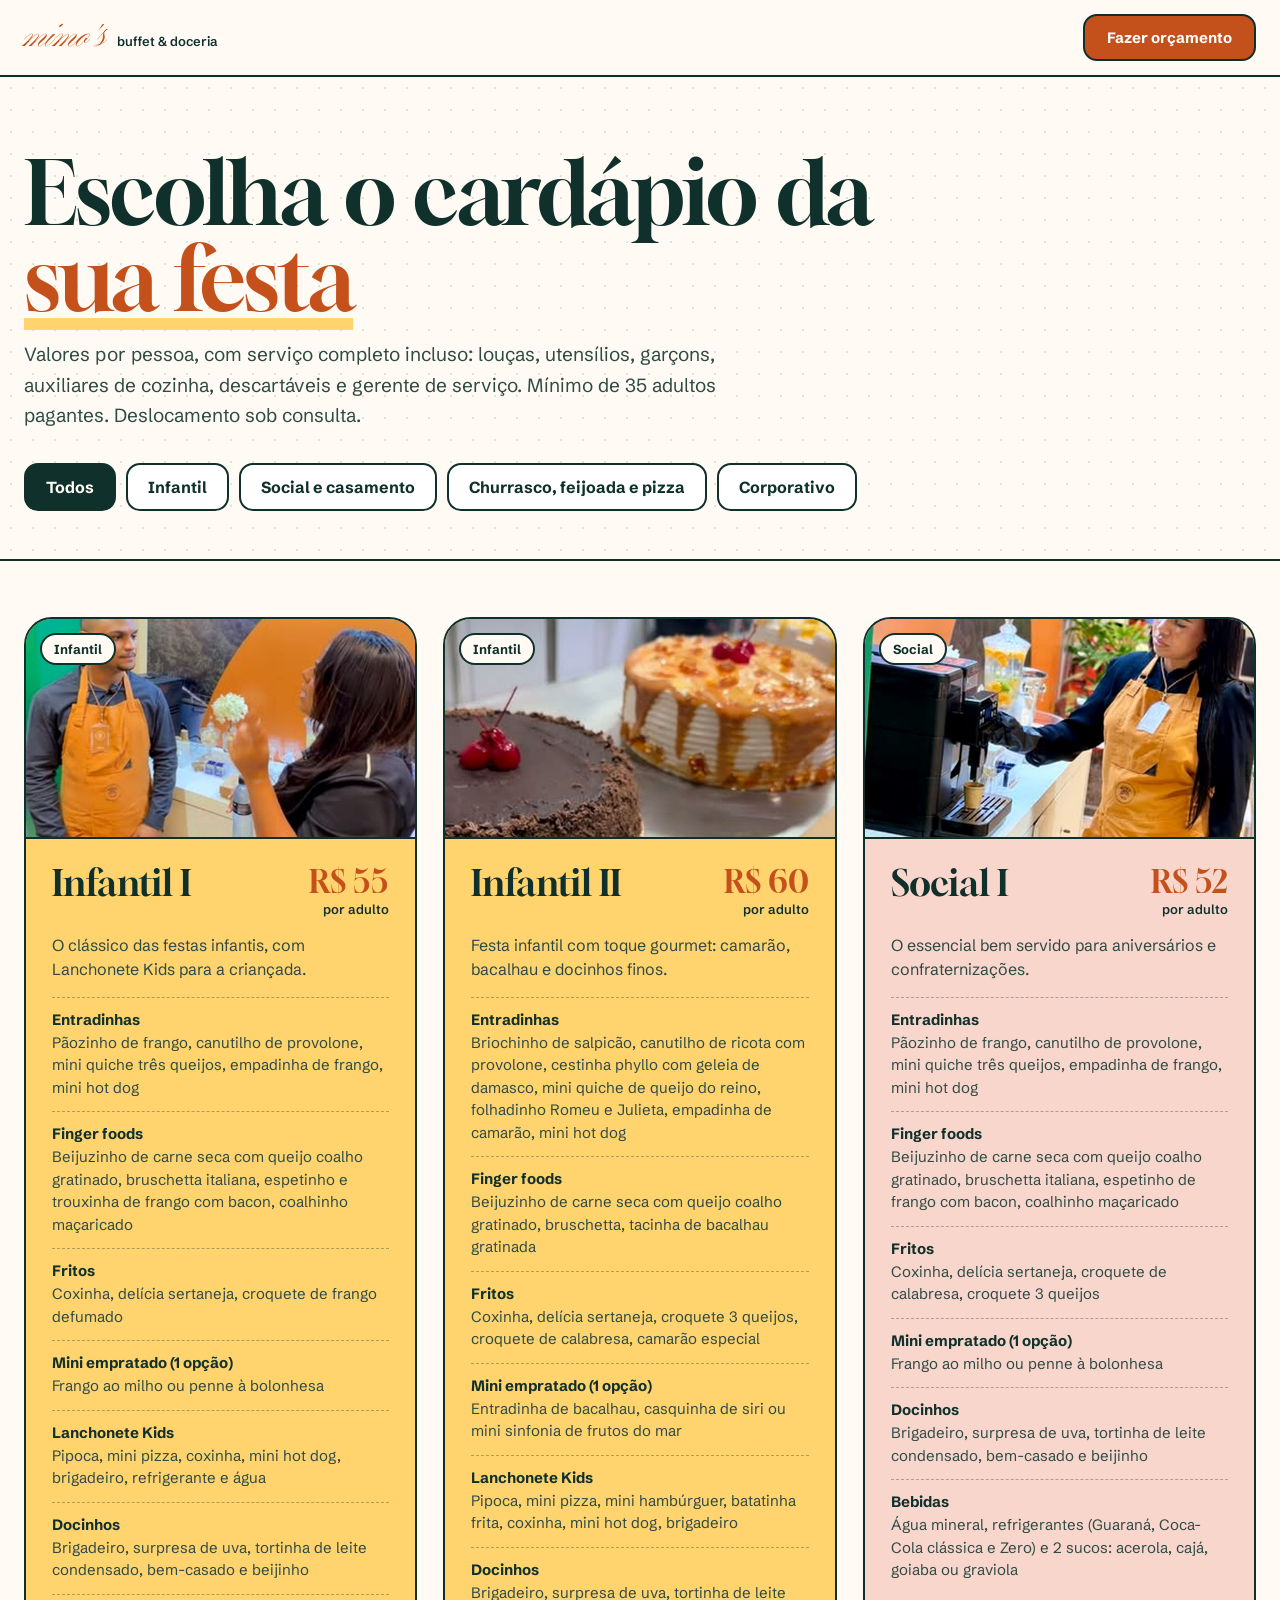
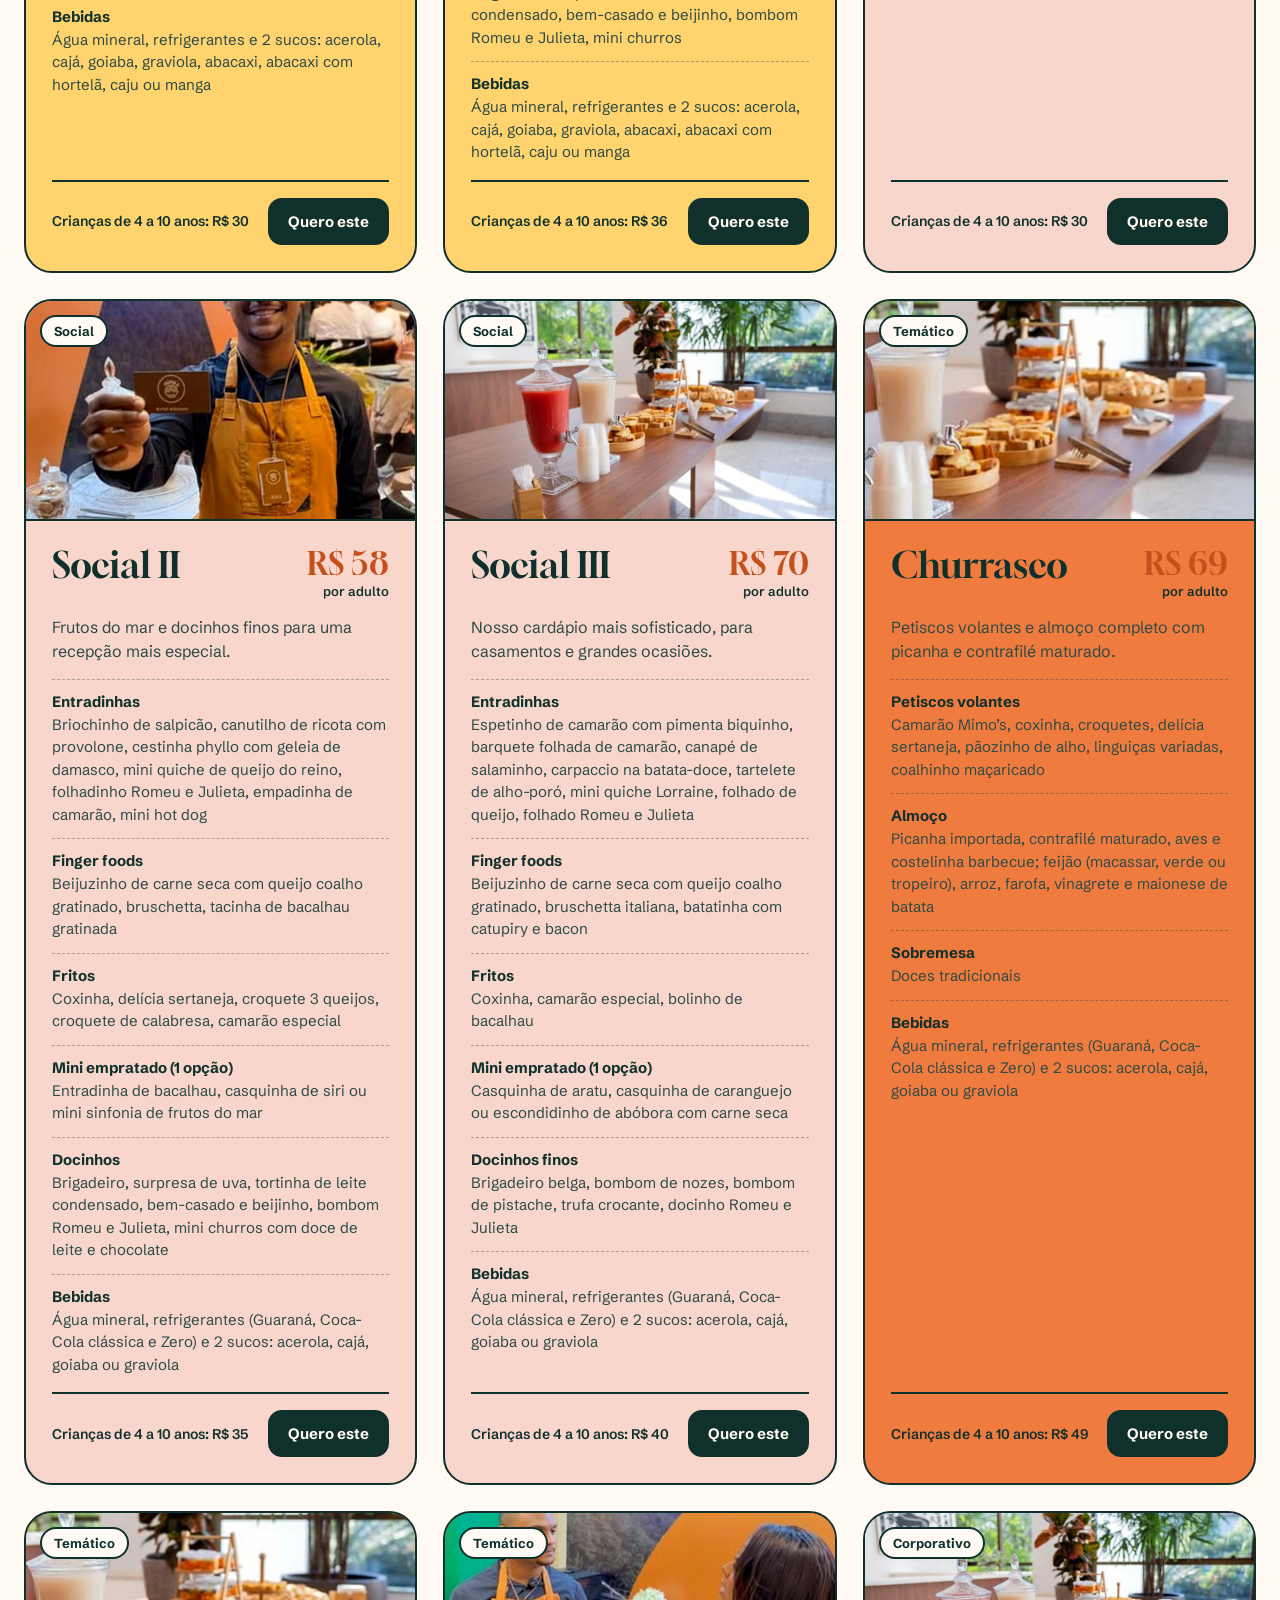
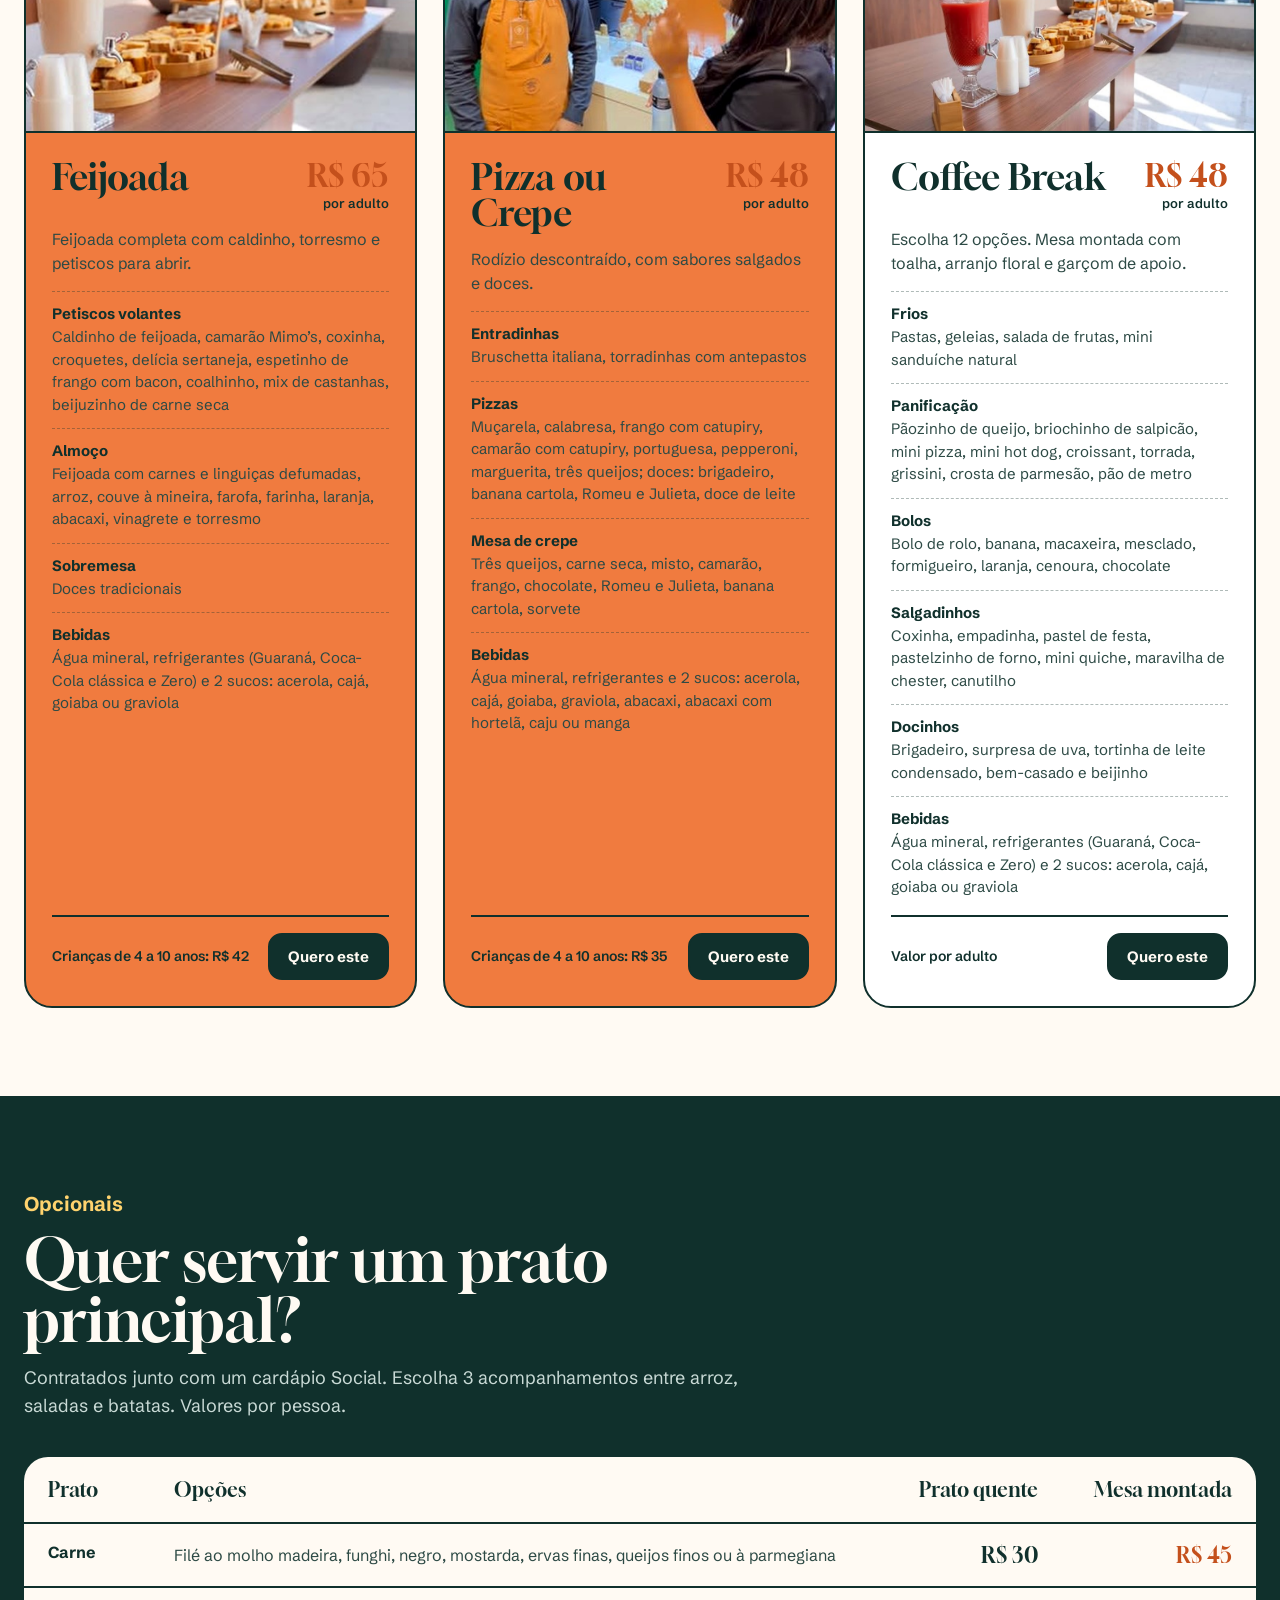
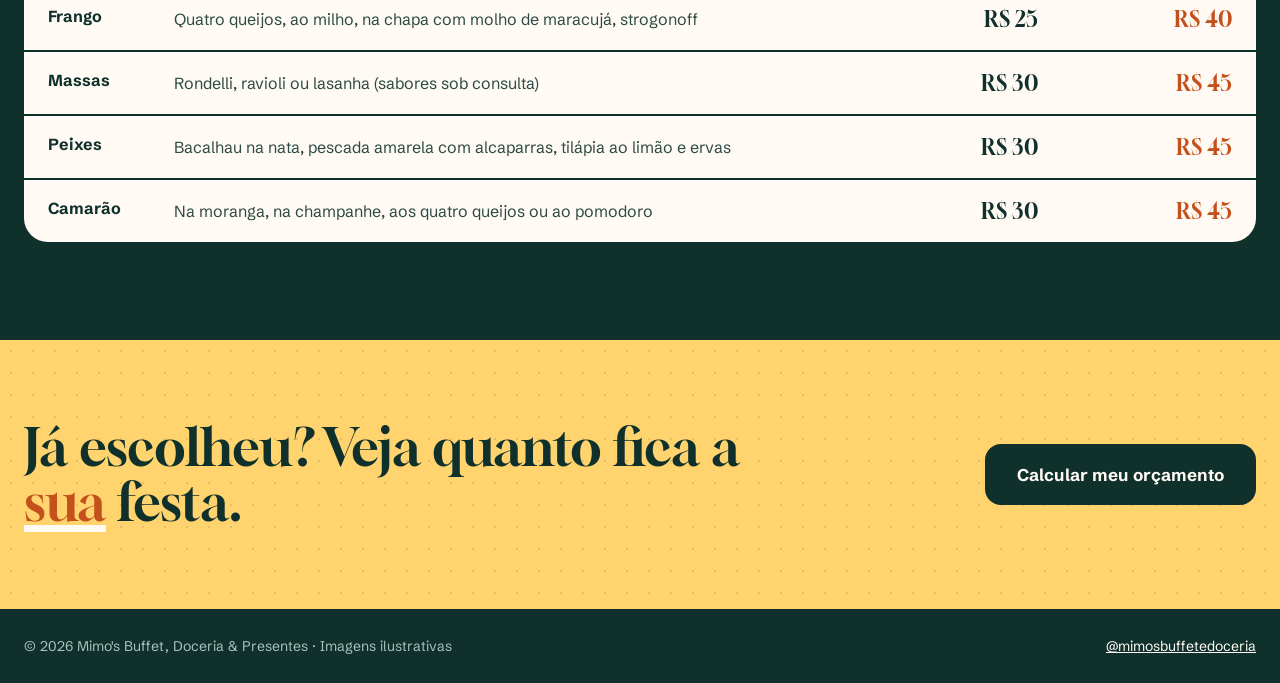
<file: cardapio.html>
<!doctype html>
<html lang="pt-BR">
<head>
<meta charset="utf-8">
<meta name="viewport" content="width=device-width, initial-scale=1">
<title>Cardápios | Mimo's Buffet &amp; Doceria</title>
<meta name="description" content="Conheça os 9 cardápios do Mimo's Buffet: infantil, social, casamento, churrasco, feijoada, pizza e coffee break. Valores por pessoa com serviço completo incluso.">
<meta property="og:title" content="Cardápios | Mimo's Buffet &amp; Doceria">
<meta property="og:image" content="img/mesa.jpg">
<meta name="theme-color" content="#10302C">
<link rel="preconnect" href="https://fonts.googleapis.com">
<link rel="preconnect" href="https://fonts.gstatic.com" crossorigin>
<link href="https://fonts.googleapis.com/css2?family=Gloock&amp;family=Ballet:opsz@16..72&amp;family=Schibsted+Grotesk:wght@400;500;600;700&amp;display=swap" rel="stylesheet">
<link rel="stylesheet" href="assets/site.css">
</head>
<body>
<div style="width: 100%; overflow-x: clip">

<header style="position: sticky; top: 0; z-index: 20; background: #FFFAF3; border-bottom: 2px solid #10302C">
<div class="m-hdr" style="max-width: 1280px; margin: 0 auto; padding: 14px 24px; display: flex; flex-wrap: wrap; align-items: center; justify-content: space-between; gap: 16px">
<a href="index.html" aria-label="Mimo's — início" style="text-decoration: none; display: flex; align-items: baseline; gap: 10px">
<span style="font-family: 'Ballet', cursive; font-size: 44px; line-height: 1; color: #C4501C">mimo's</span>
<span class="m-hide" style="font-size: 13px; font-weight: 600; color: #10302C">buffet &amp; doceria</span>
</a>
<a class="btn" href="index.html#orcamento" style="background: #C4501C; color: #FFFFFF; text-decoration: none; font-weight: 700; font-size: 15px; padding: 12px 22px; border: 2px solid #10302C; border-radius: 14px; min-height: 46px; display: inline-flex; align-items: center">Fazer orçamento</a>
</div>
</header>

<main>
<section class="dots" style="border-bottom: 2px solid #10302C">
<div class="m-sec" style="max-width: 1280px; margin: 0 auto; padding: 72px 24px 48px; display: flex; flex-direction: column; gap: 18px">
<h1 style="margin: 0; font-family: 'Gloock', serif; font-weight: 400; font-size: clamp(48px, 7.5vw, 88px); line-height: 0.98; letter-spacing: -0.02em; max-width: 980px">Escolha o cardápio da <span style="color: #C4501C; text-decoration: underline; text-decoration-color: #FFD36E; text-decoration-thickness: 0.14em; text-underline-offset: 0.08em; text-decoration-skip-ink: none">sua festa</span></h1>
<p style="margin: 0; font-size: 19px; line-height: 1.6; color: #2D4A45; max-width: 720px">Valores por pessoa, com serviço completo incluso: louças, utensílios, garçons, auxiliares de cozinha, descartáveis e gerente de serviço. Mínimo de 35 adultos pagantes. Deslocamento sob consulta.</p>
<div id="filters" role="group" aria-label="Filtrar por ocasião" style="display: flex; flex-wrap: wrap; gap: 10px; margin-top: 14px"></div>
</div>
</section>

<section id="pacotes" aria-label="Pacotes" style="max-width: 1280px; margin: 0 auto; padding: 56px 24px 88px; display: grid; grid-template-columns: repeat(auto-fill, minmax(min(100%, 360px), 1fr)); gap: 26px"></section>

<section id="opcionais" style="background: #10302C; color: #FFFAF3">
<div class="m-sec" style="max-width: 1280px; margin: 0 auto; padding: 96px 24px">
<div style="display: flex; flex-direction: column; gap: 14px; max-width: 720px; margin-bottom: 36px">
<span style="font-size: 20px; font-weight: 700; line-height: 1.2; color: #FFD36E">Opcionais</span>
<h2 style="margin: 0; font-family: 'Gloock', serif; font-weight: 400; font-size: clamp(38px, 5vw, 60px); line-height: 1">Quer servir um prato principal?</h2>
<p style="margin: 0; font-size: 18px; line-height: 1.6; color: #C9DAD6">Contratados junto com um cardápio Social. Escolha 3 acompanhamentos entre arroz, saladas e batatas. Valores por pessoa.</p>
</div>
<div style="background: #FFFAF3; color: #10302C; border-radius: 24px; overflow-x: auto">
<table style="width: 100%; min-width: 640px; border-collapse: collapse; font-size: 16px">
<thead><tr style="text-align: left">
<th scope="col" style="padding: 20px 24px; font-family: 'Gloock', serif; font-weight: 400; font-size: 20px">Prato</th>
<th scope="col" style="padding: 20px 24px; font-family: 'Gloock', serif; font-weight: 400; font-size: 20px">Opções</th>
<th scope="col" style="padding: 20px 24px; font-family: 'Gloock', serif; font-weight: 400; font-size: 20px; text-align: right">Prato quente</th>
<th scope="col" style="padding: 20px 24px; font-family: 'Gloock', serif; font-weight: 400; font-size: 20px; text-align: right">Mesa montada</th>
</tr></thead>
<tbody>
<tr style="border-top: 2px solid #10302C"><th scope="row" style="padding: 18px 24px; text-align: left; vertical-align: top">Carne</th><td style="padding: 18px 24px; color: #2D4A45; line-height: 1.5">Filé ao molho madeira, funghi, negro, mostarda, ervas finas, queijos finos ou à parmegiana</td><td style="padding: 18px 24px; text-align: right; font-family: 'Gloock', serif; font-size: 22px; white-space: nowrap; vertical-align: top">R$ 30</td><td style="padding: 18px 24px; text-align: right; font-family: 'Gloock', serif; font-size: 22px; white-space: nowrap; vertical-align: top; color: #C4501C">R$ 45</td></tr>
<tr style="border-top: 2px solid #10302C"><th scope="row" style="padding: 18px 24px; text-align: left; vertical-align: top">Frango</th><td style="padding: 18px 24px; color: #2D4A45; line-height: 1.5">Quatro queijos, ao milho, na chapa com molho de maracujá, strogonoff</td><td style="padding: 18px 24px; text-align: right; font-family: 'Gloock', serif; font-size: 22px; white-space: nowrap; vertical-align: top">R$ 25</td><td style="padding: 18px 24px; text-align: right; font-family: 'Gloock', serif; font-size: 22px; white-space: nowrap; vertical-align: top; color: #C4501C">R$ 40</td></tr>
<tr style="border-top: 2px solid #10302C"><th scope="row" style="padding: 18px 24px; text-align: left; vertical-align: top">Massas</th><td style="padding: 18px 24px; color: #2D4A45; line-height: 1.5">Rondelli, ravioli ou lasanha (sabores sob consulta)</td><td style="padding: 18px 24px; text-align: right; font-family: 'Gloock', serif; font-size: 22px; white-space: nowrap; vertical-align: top">R$ 30</td><td style="padding: 18px 24px; text-align: right; font-family: 'Gloock', serif; font-size: 22px; white-space: nowrap; vertical-align: top; color: #C4501C">R$ 45</td></tr>
<tr style="border-top: 2px solid #10302C"><th scope="row" style="padding: 18px 24px; text-align: left; vertical-align: top">Peixes</th><td style="padding: 18px 24px; color: #2D4A45; line-height: 1.5">Bacalhau na nata, pescada amarela com alcaparras, tilápia ao limão e ervas</td><td style="padding: 18px 24px; text-align: right; font-family: 'Gloock', serif; font-size: 22px; white-space: nowrap; vertical-align: top">R$ 30</td><td style="padding: 18px 24px; text-align: right; font-family: 'Gloock', serif; font-size: 22px; white-space: nowrap; vertical-align: top; color: #C4501C">R$ 45</td></tr>
<tr style="border-top: 2px solid #10302C"><th scope="row" style="padding: 18px 24px; text-align: left; vertical-align: top">Camarão</th><td style="padding: 18px 24px; color: #2D4A45; line-height: 1.5">Na moranga, na champanhe, aos quatro queijos ou ao pomodoro</td><td style="padding: 18px 24px; text-align: right; font-family: 'Gloock', serif; font-size: 22px; white-space: nowrap; vertical-align: top">R$ 30</td><td style="padding: 18px 24px; text-align: right; font-family: 'Gloock', serif; font-size: 22px; white-space: nowrap; vertical-align: top; color: #C4501C">R$ 45</td></tr>
</tbody>
</table>
</div>
</div>
</section>

<section class="dots" style="background-color: #FFD36E; border-top: 2px solid #10302C">
<div class="m-sec" style="max-width: 1280px; margin: 0 auto; padding: 80px 24px; display: flex; flex-wrap: wrap; justify-content: space-between; align-items: center; gap: 24px">
<h2 style="margin: 0; font-family: 'Gloock', serif; font-weight: 400; font-size: clamp(34px, 4.5vw, 52px); line-height: 1.05; max-width: 720px">Já escolheu? Veja quanto fica a <span style="color: #C4501C; text-decoration: underline; text-decoration-color: #FFFAF3; text-decoration-thickness: 0.14em; text-underline-offset: 0.08em; text-decoration-skip-ink: none">sua</span> festa.</h2>
<a class="btn" href="index.html#orcamento" style="background: #10302C; color: #FFFAF3; text-decoration: none; font-weight: 700; font-size: 17px; padding: 18px 30px; border: 2px solid #10302C; border-radius: 16px; min-height: 56px; display: inline-flex; align-items: center">Calcular meu orçamento</a>
</div>
</section>
</main>

<a class="m-cta" href="index.html#orcamento">Calcular meu orçamento</a>

<footer style="background: #10302C; color: #A9C2BD">
<div style="max-width: 1280px; margin: 0 auto; padding: 28px 24px; display: flex; flex-wrap: wrap; justify-content: space-between; gap: 16px; font-size: 14px">
<span>© 2026 Mimo's Buffet, Doceria &amp; Presentes · Imagens ilustrativas</span>
<a href="https://www.instagram.com/mimosbuffetedoceria/" target="_blank" rel="noopener" style="color: #FFFAF3">@mimosbuffetedoceria</a>
</div>
</footer>
</div>

<script src="assets/config.js"></script>
<script src="assets/cardapio.js"></script>
</body>
</html>
</file>
<file: assets/site.css>
*,*::before,*::after{box-sizing:border-box}
html{scroll-behavior:smooth;scroll-padding-top:84px}
body{margin:0;background:#FFFAF3;font-family:'Schibsted Grotesk',system-ui,sans-serif;color:#10302C;-webkit-font-smoothing:antialiased}
img{max-width:100%}
a{color:#C4501C}a:hover{color:#9A3D13}
button{font-family:inherit}
:focus-visible{outline:3px solid #C4501C;outline-offset:3px}
.dots{background-image:radial-gradient(#10302C1F 1.2px,transparent 1.3px);background-size:22px 22px}
@keyframes mq{from{transform:translateX(0)}to{transform:translateX(-50%)}}
@keyframes mqr{from{transform:translateX(-50%)}to{transform:translateX(0)}}
@keyframes spin{to{transform:rotate(360deg)}}
@keyframes rise{from{opacity:0;transform:translateY(40px)}to{opacity:1;transform:none}}
@keyframes rv{from{opacity:0;transform:translateY(70px) scale(.97)}to{opacity:1;transform:none}}
@keyframes px{from{transform:translateY(60px)}to{transform:translateY(-60px)}}
@keyframes pxs{from{transform:translateY(-30px) rotate(-6deg)}to{transform:translateY(50px) rotate(4deg)}}
@keyframes grow{from{transform:scale(1.18)}to{transform:scale(1)}}
@keyframes float{0%,100%{transform:translateY(0) rotate(-3deg)}50%{transform:translateY(-12px) rotate(2deg)}}
.mq{display:flex;width:max-content;animation:mq 38s linear infinite}
.mqr{display:flex;width:max-content;animation:mqr 44s linear infinite}
.spin{animation:spin 18s linear infinite}
.float{animation:float 6s ease-in-out infinite}
.rise{animation:rise 1s cubic-bezier(.2,.8,.2,1) both}
.d1{animation-delay:.1s}.d2{animation-delay:.25s}.d3{animation-delay:.4s}
@supports (animation-timeline: view()){
.rv{animation:rv linear both;animation-timeline:view();animation-range:entry 0% entry 45%}
.px{animation:px linear both;animation-timeline:view()}
.pxs{animation:pxs linear both;animation-timeline:view()}
.grow{animation:grow linear both;animation-timeline:view();animation-range:entry 0% cover 50%}
}
.card{transition:transform .5s cubic-bezier(.2,.8,.2,1)}
.card:hover{transform:translateY(-10px) rotate(-.6deg)}
.card img{transition:transform 1.2s cubic-bezier(.2,.8,.2,1)}
.card:hover img{transform:scale(1.08)}
.btn{transition:transform .25s,box-shadow .25s,background-color .25s}
.btn:hover{transform:translateY(-3px);box-shadow:0 10px 0 -2px #10302C}
.slide{position:absolute;inset:0;width:100%;height:100%;object-fit:cover;display:block;opacity:0;transform:scale(1);transition:opacity 1.1s ease,transform 5s ease-out}
.slide.on{opacity:1;transform:scale(1.08)}
.word{background:#FFD36E;padding:0 6px;border-radius:6px;font-weight:700;color:#10302C;transition:opacity .35s}
.slwrap{overflow:hidden;-webkit-mask-image:linear-gradient(90deg,transparent,#000 6%,#000 94%,transparent);mask-image:linear-gradient(90deg,transparent,#000 6%,#000 94%,transparent)}
.sl{display:flex;width:max-content;animation:mq 42s linear infinite}
.slwrap:hover .sl,.sl:focus-within{animation-play-state:paused}
.chip{min-height:48px;padding:12px 20px;border-radius:14px;border:2px solid #10302C;background:#FFFFFF;color:#10302C;font-size:16px;font-weight:700;cursor:pointer;transition:all .25s}
.chip[aria-pressed="true"]{background:#10302C;color:#FFFAF3}
.pkg{text-align:left;padding:18px 20px;border-radius:18px;border:2px solid #10302C;background:#FFFFFF;color:#10302C;cursor:pointer;min-height:86px;transition:all .25s}
.pkg[aria-pressed="true"]{background:#C4501C;color:#FFFFFF;box-shadow:6px 6px 0 #10302C;transform:translate(-3px,-3px)}
.qdot{display:block;width:12px;height:12px;border-radius:999px;border:2px solid #10302C;background:transparent;transition:all .4s}
.qdot.on{width:34px;background:#C4501C}
.sdot{display:block;width:100%;height:2px;background:#D9C8BA;transition:background .6s}
.sdot.on{background:#2B1B17}
.m-cta{display:none}
.hint{font-size:14px;color:#FFD36E;min-height:20px}
@media (max-width: 760px){
.m-hide{display:none!important}
.m-hdr{padding:10px 16px!important}
.m-hero{padding:32px 18px 84px!important;gap:24px!important}
.m-sec{padding-top:64px!important;padding-bottom:64px!important;padding-left:18px!important;padding-right:18px!important}
.m-box{padding:22px 18px!important;border-radius:24px!important}
.m-numcard{padding:22px!important}
.m-mb{margin-bottom:28px!important}
.m-pill{width:84px!important;height:40px!important}
.m-hvis{height:420px!important}
.m-arch{height:320px!important;width:88%!important;border-radius:160px 160px 22px 22px!important}
.m-small{height:150px!important;width:50%!important;bottom:0!important;box-shadow:6px 6px 0 #C4501C!important}
.m-badge{transform:scale(.66);transform-origin:100% 100%;right:0!important;bottom:4px!important}
.m-float{left:0!important;top:8px!important;padding:8px 12px!important}
.m-stickyoff{position:static!important}
.m-steps{gap:16px!important}
.m-steps>li{padding:24px!important;min-height:0!important;border-radius:24px!important;top:78px!important}
.m-steps>li:nth-child(2){top:90px!important}.m-steps>li:nth-child(3){top:102px!important}.m-steps>li:nth-child(4){top:114px!important}
.m-steps>li>span:first-child{font-size:56px!important}
.m-steps>li>span:last-child{font-size:16px!important}
.m-steps>li>strong{font-size:28px!important}
.m-vis2{height:400px!important}
.m-vis2>div:first-child{height:320px!important;width:80%!important}
.m-vis2>div:last-child{height:210px!important;width:48%!important}
.m-arch2{height:300px!important;flex-basis:100%!important;box-shadow:8px 8px 0 #10302C!important;border-radius:22px 22px 160px 160px!important}
.m-daterow{flex-wrap:wrap!important}
.m-daterow>label{flex:1 1 100%!important}
.m-wordmark{font-size:128px!important;margin-bottom:-22px!important}
.m-cta{display:flex;position:fixed;left:12px;right:12px;bottom:12px;z-index:40;height:56px;align-items:center;justify-content:center;gap:10px;background:#C4501C;color:#FFFFFF!important;text-decoration:none;font-weight:700;font-size:17px;border:2px solid #10302C;border-radius:16px;box-shadow:0 6px 0 #10302C}
footer{padding-bottom:84px}
.slwrap .card{flex-basis:230px!important}
.m-cardpad{padding:20px!important}
#pacotes{padding:28px 14px 64px!important;gap:18px!important}
}
@media (prefers-reduced-motion: reduce){.mq,.mqr,.spin,.float,.rise,.rv,.px,.pxs,.grow,.sl{animation:none!important}.slwrap{overflow-x:auto}.card,.card img,.btn,.slide{transition:none}}
</file>
